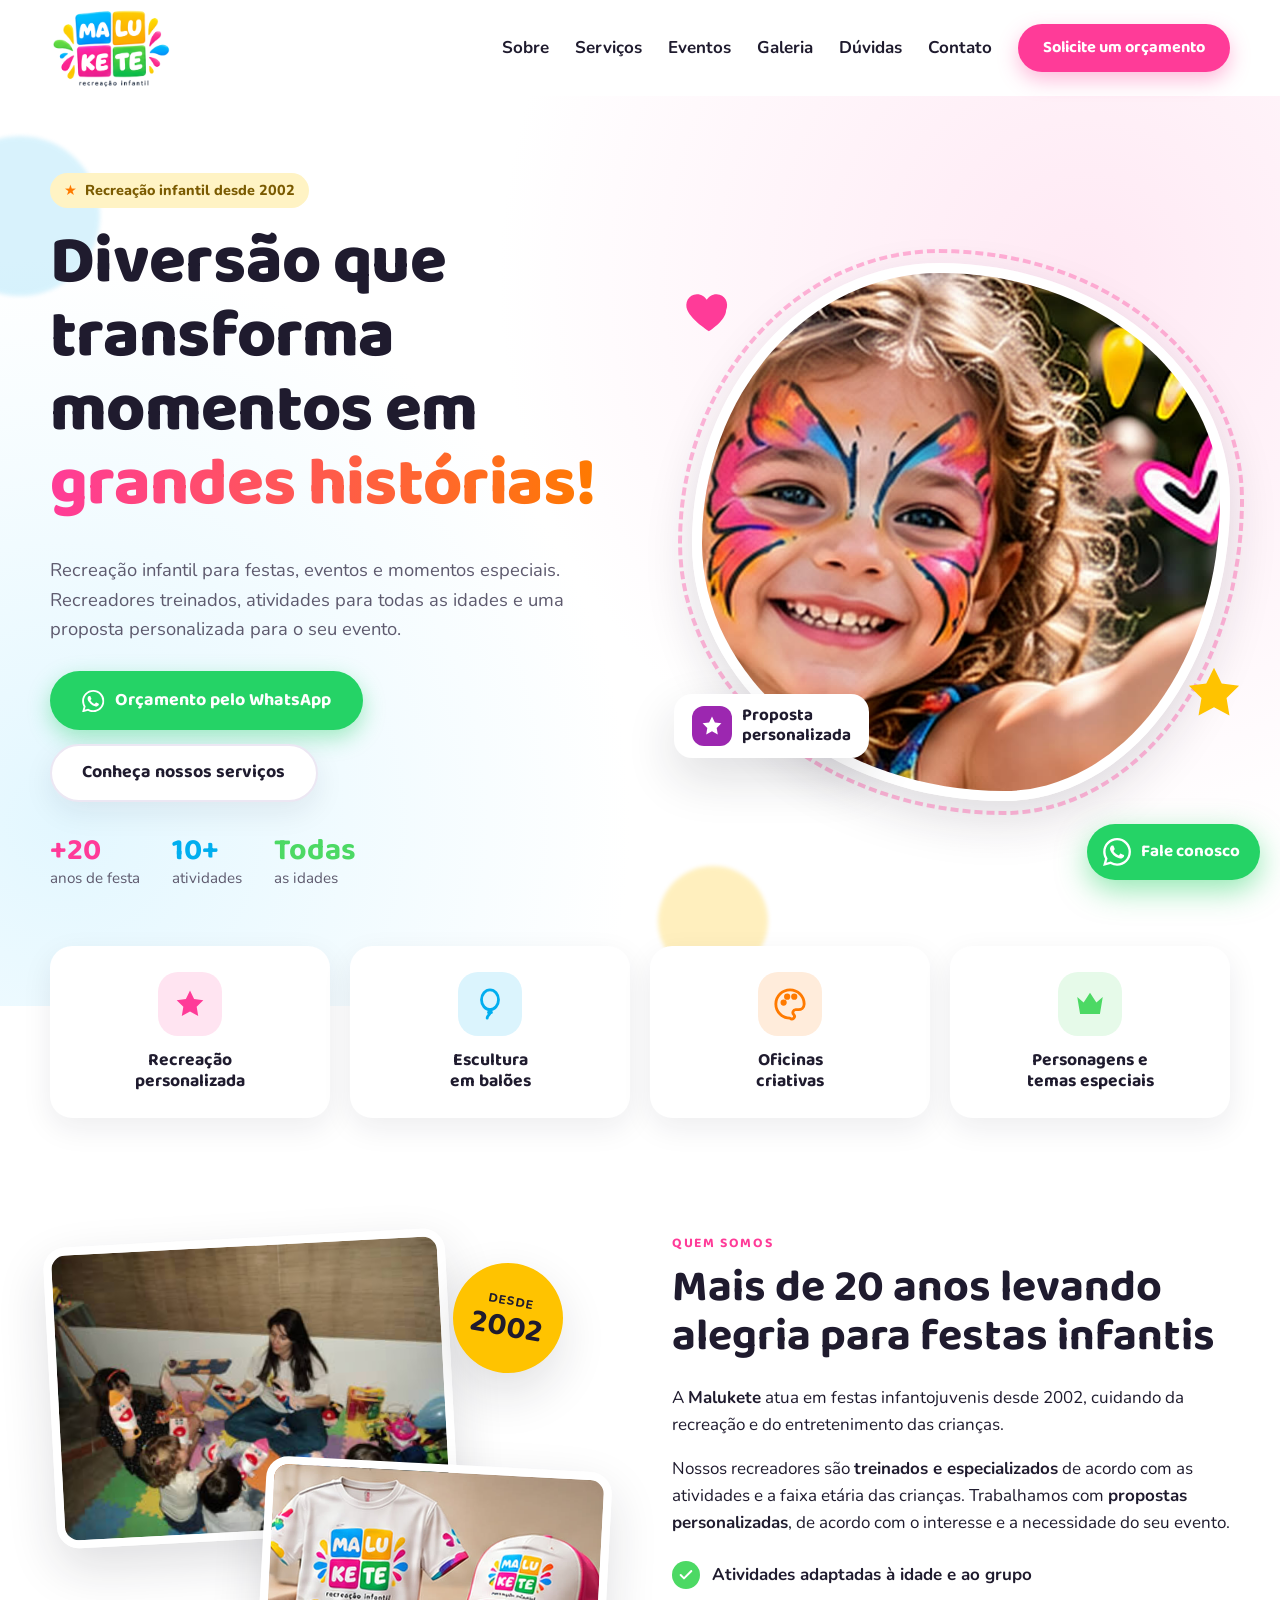
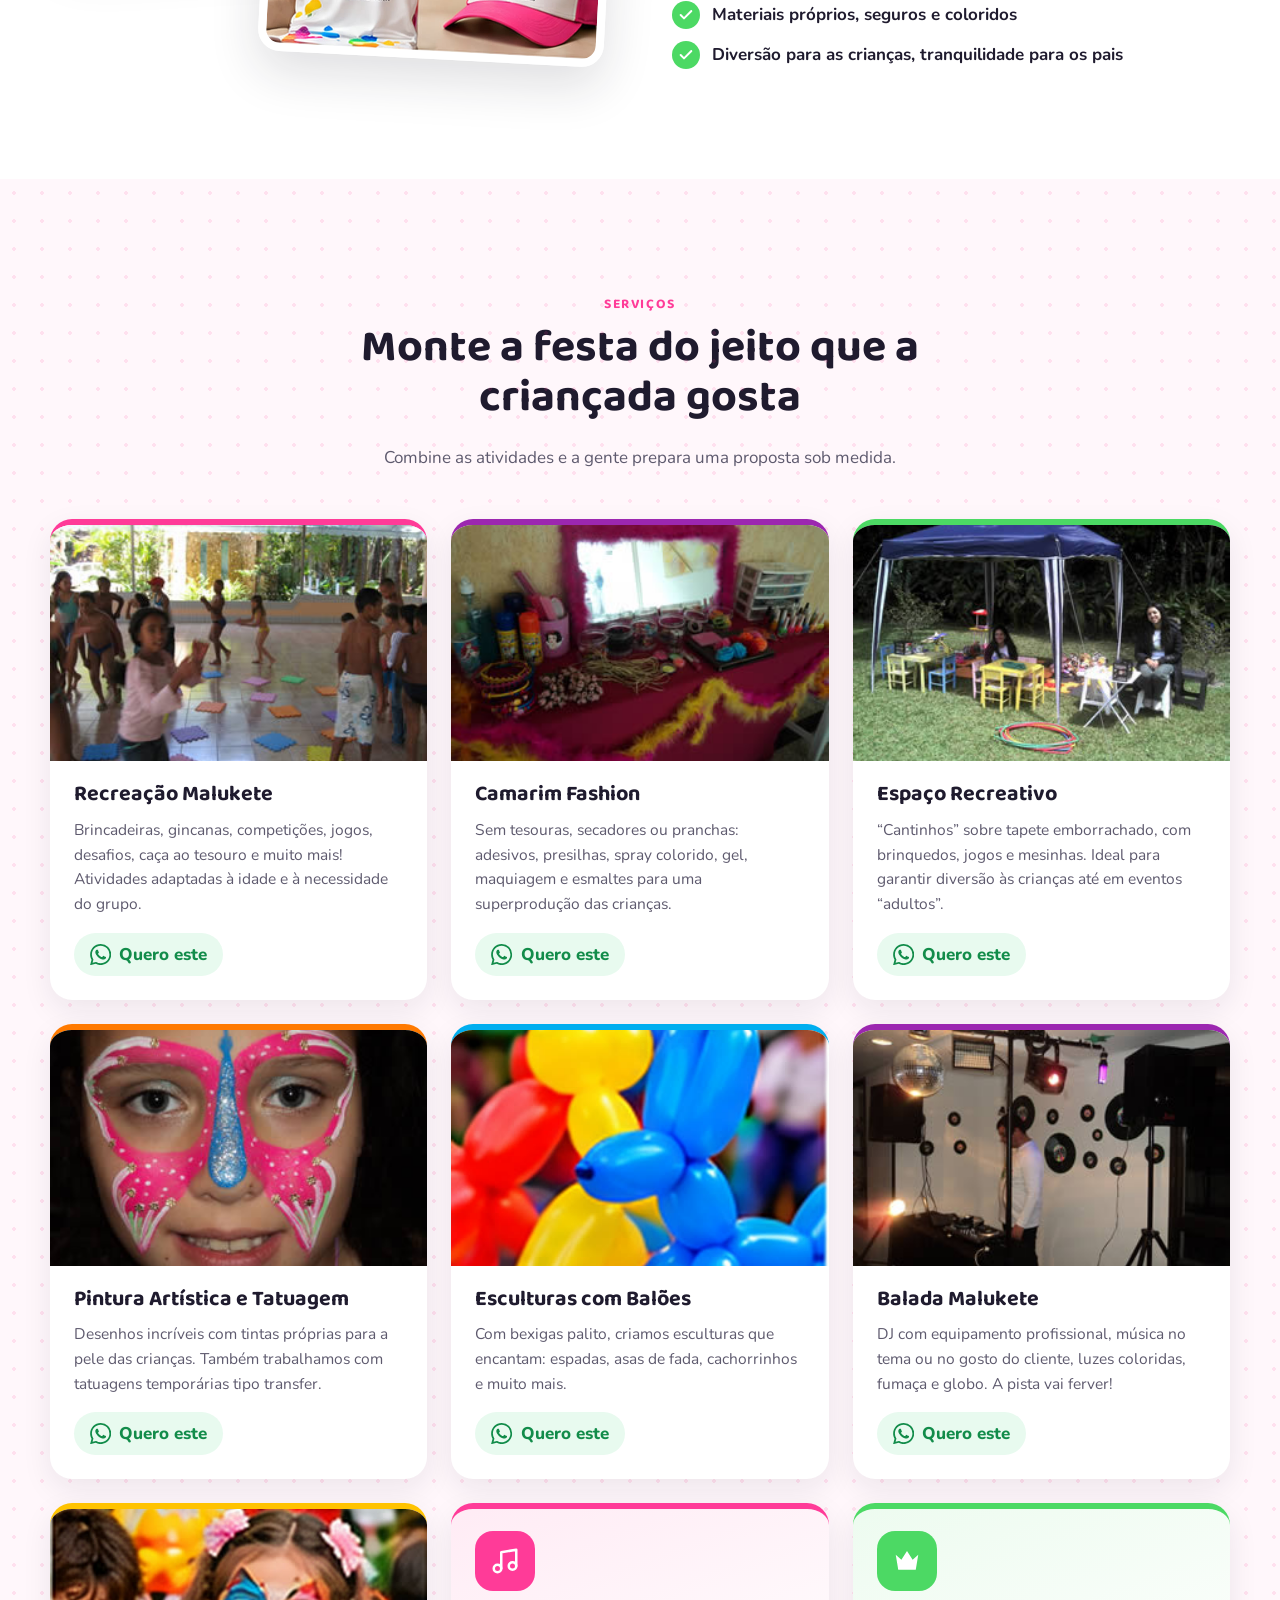
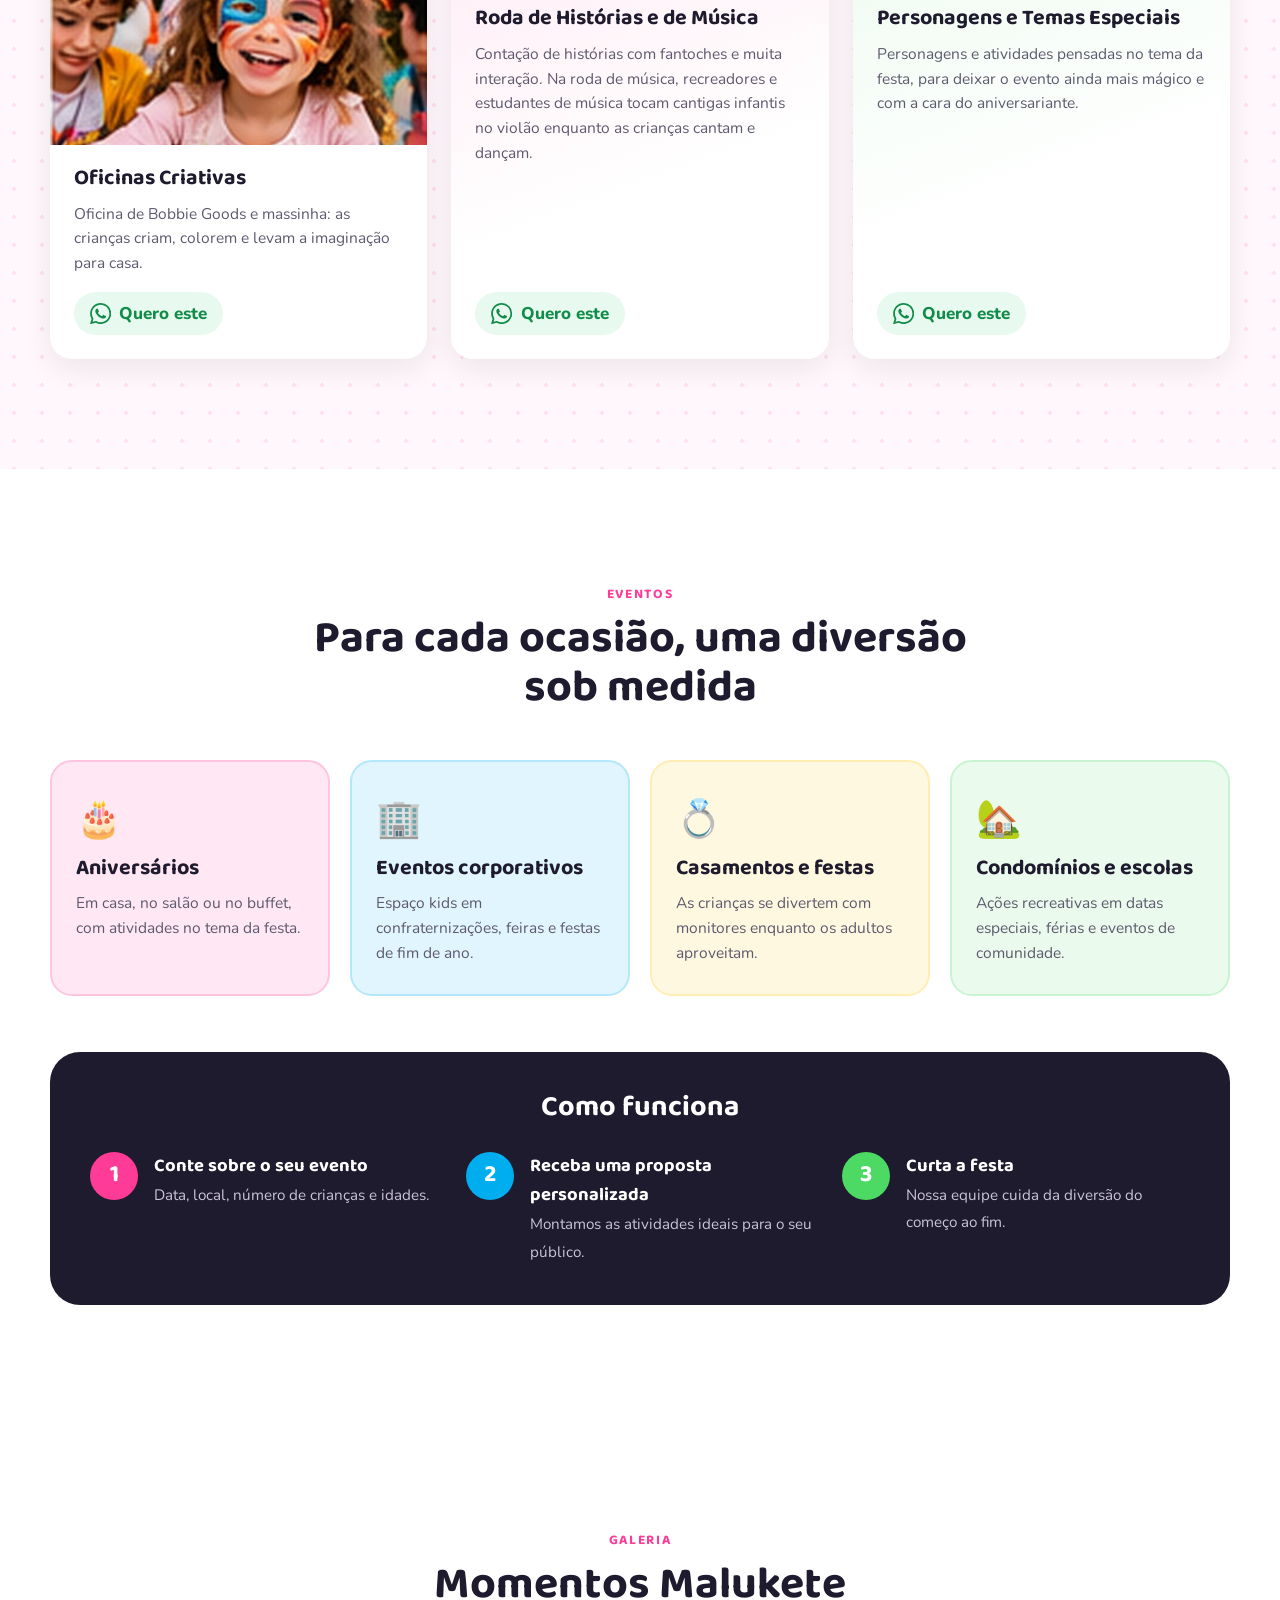
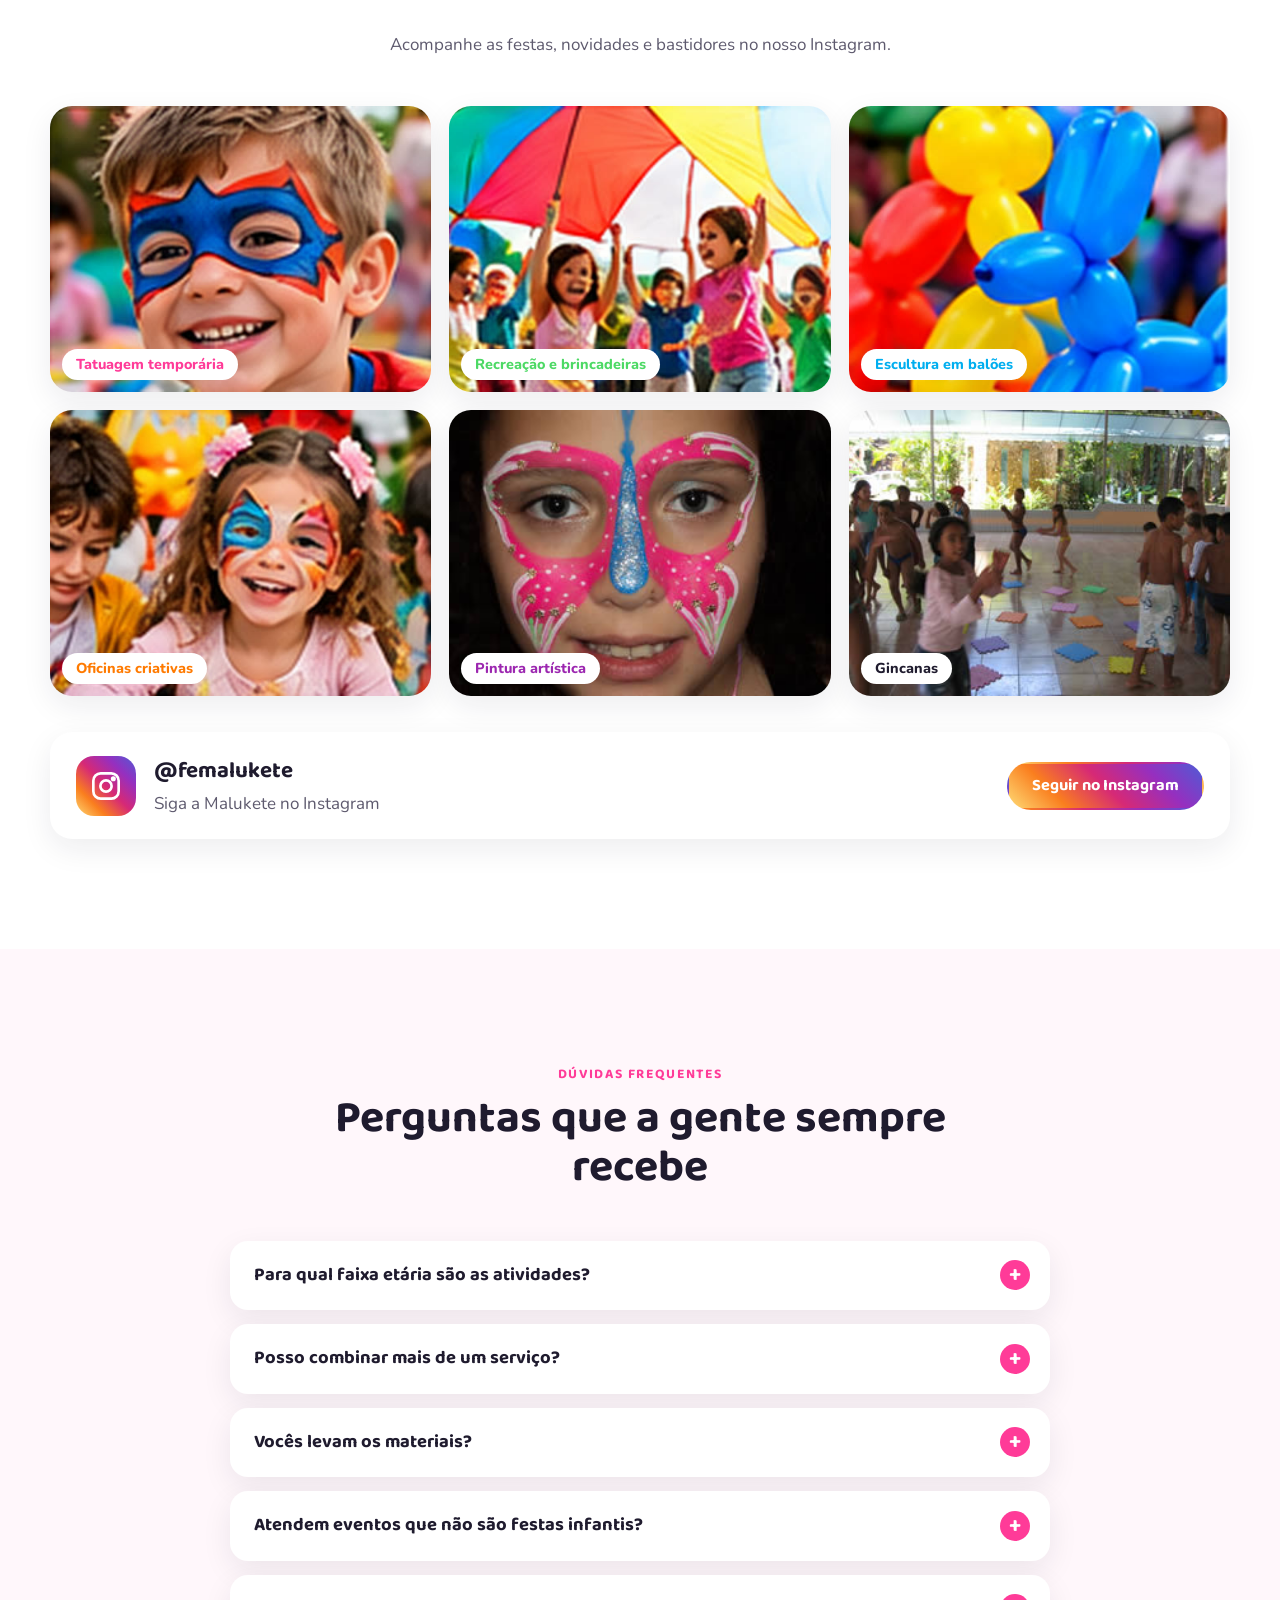
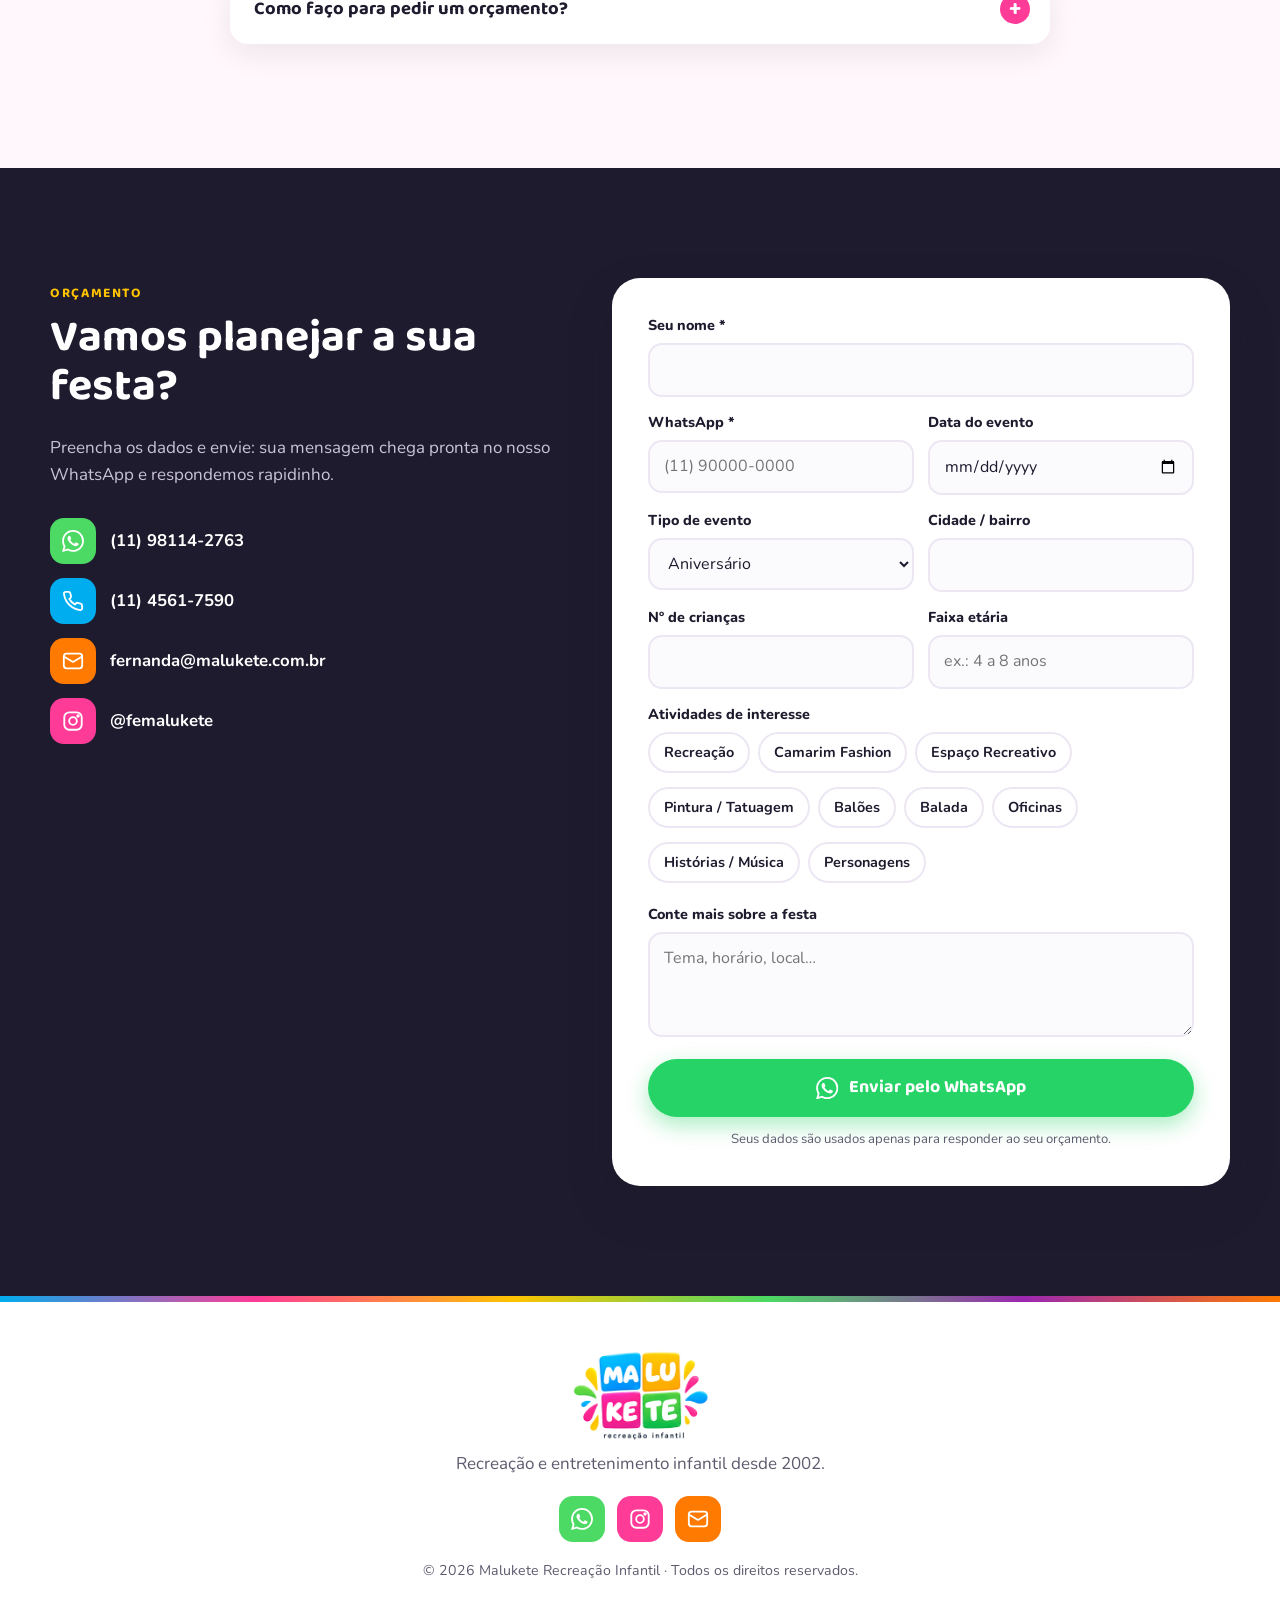
<file: index.html>
<!doctype html>
<html lang="pt-BR">
<head>
  <meta charset="utf-8">
  <meta name="viewport" content="width=device-width, initial-scale=1">
  <title>Malukete Recreação Infantil | Festas e eventos com diversão desde 2002</title>
  <meta name="description" content="Recreação infantil para festas, aniversários e eventos desde 2002: recreadores treinados, pintura artística, esculturas em balões, camarim fashion, balada infantil e muito mais. Peça seu orçamento pelo WhatsApp.">
  <link rel="canonical" href="https://www.malukete.com.br/">
  <meta name="theme-color" content="#FF3B98">

  <meta property="og:type" content="website">
  <meta property="og:locale" content="pt_BR">
  <meta property="og:site_name" content="Malukete Recreação Infantil">
  <meta property="og:title" content="Malukete | Diversão que transforma momentos em grandes histórias!">
  <meta property="og:description" content="Recreação infantil para festas, eventos e momentos especiais. Orçamento rápido pelo WhatsApp.">
  <meta property="og:url" content="https://www.malukete.com.br/">
  <!-- No deploy, o Netlify troca o domínio abaixo pela URL do deploy (ver netlify.toml) -->
  <meta property="og:image" content="https://www.malukete.com.br/assets/img/og.jpg?v=2">
  <meta property="og:image:type" content="image/jpeg">
  <meta property="og:image:width" content="1200">
  <meta property="og:image:height" content="630">
  <meta property="og:image:alt" content="Logo Malukete Recreação Infantil">
  <meta name="twitter:card" content="summary_large_image">
  <meta name="twitter:image" content="https://www.malukete.com.br/assets/img/og.jpg?v=2">

  <link rel="icon" href="assets/img/favicon.svg" type="image/svg+xml">
  <link rel="apple-touch-icon" href="assets/img/logo.png?v=3">

  <link rel="preconnect" href="https://fonts.googleapis.com">
  <link rel="preconnect" href="https://fonts.gstatic.com" crossorigin>
  <link href="https://fonts.googleapis.com/css2?family=Baloo+2:wght@600;700;800&family=Nunito:wght@400;600;700;800&display=swap" rel="stylesheet">
  <script>document.documentElement.classList.add("js")</script>
  <link rel="stylesheet" href="assets/css/styles.css?v=4">

  <script type="application/ld+json">
  {
    "@context": "https://schema.org",
    "@type": "LocalBusiness",
    "name": "Malukete Recreação Infantil",
    "description": "Recreação e entretenimento infantil para festas e eventos desde 2002.",
    "url": "https://www.malukete.com.br/",
    "image": "https://www.malukete.com.br/assets/img/og.jpg",
    "logo": "https://www.malukete.com.br/assets/img/logo.png?v=3",
    "telephone": "+55-11-98114-2763",
    "email": "fernanda@malukete.com.br",
    "foundingDate": "2002",
    "address": { "@type": "PostalAddress", "addressRegion": "SP", "addressCountry": "BR" },
    "sameAs": ["https://www.instagram.com/femalukete/"]
  }
  </script>
</head>
<body>

<svg width="0" height="0" style="position:absolute" aria-hidden="true">
  <symbol id="i-whatsapp" viewBox="0 0 24 24"><path fill="currentColor" d="M17.472 14.382c-.297-.149-1.758-.867-2.03-.967-.273-.099-.471-.148-.67.15-.197.297-.767.966-.94 1.164-.173.199-.347.223-.644.075-.297-.15-1.255-.463-2.39-1.475-.883-.788-1.48-1.761-1.653-2.059-.173-.297-.018-.458.13-.606.134-.133.298-.347.446-.52.149-.174.198-.298.298-.497.099-.198.05-.371-.025-.52-.075-.149-.669-1.612-.916-2.207-.242-.579-.487-.5-.669-.51-.173-.008-.371-.01-.57-.01-.198 0-.52.074-.792.372-.272.297-1.04 1.016-1.04 2.479 0 1.462 1.065 2.875 1.213 3.074.149.198 2.096 3.2 5.077 4.487.709.306 1.262.489 1.694.625.712.227 1.36.195 1.871.118.571-.085 1.758-.719 2.006-1.413.248-.694.248-1.289.173-1.413-.074-.124-.272-.198-.57-.347m-5.421 7.403h-.004a9.87 9.87 0 0 1-5.031-1.378l-.361-.214-3.741.982.998-3.648-.235-.374a9.86 9.86 0 0 1-1.51-5.26c.001-5.45 4.436-9.884 9.888-9.884 2.64 0 5.122 1.03 6.988 2.898a9.825 9.825 0 0 1 2.893 6.994c-.003 5.45-4.437 9.884-9.885 9.884m8.413-18.297A11.815 11.815 0 0 0 12.05 0C5.495 0 .16 5.335.157 11.892c0 2.096.547 4.142 1.588 5.945L.057 24l6.305-1.654a11.882 11.882 0 0 0 5.683 1.448h.005c6.554 0 11.89-5.335 11.893-11.893a11.821 11.821 0 0 0-3.48-8.413Z"/></symbol>
  <symbol id="i-instagram" viewBox="0 0 24 24" fill="none" stroke="currentColor" stroke-width="2" stroke-linecap="round" stroke-linejoin="round"><rect x="2.5" y="2.5" width="19" height="19" rx="5.5"/><circle cx="12" cy="12" r="4.2"/><circle cx="17.5" cy="6.5" r=".9" fill="currentColor"/></symbol>
  <symbol id="i-phone" viewBox="0 0 24 24" fill="none" stroke="currentColor" stroke-width="2" stroke-linecap="round" stroke-linejoin="round"><path d="M22 16.9v3a2 2 0 0 1-2.2 2 19.8 19.8 0 0 1-8.6-3.1 19.5 19.5 0 0 1-6-6A19.8 19.8 0 0 1 2.1 4.2 2 2 0 0 1 4.1 2h3a2 2 0 0 1 2 1.7c.1.9.4 1.8.7 2.7a2 2 0 0 1-.5 2.1L8 9.8a16 16 0 0 0 6 6l1.3-1.3a2 2 0 0 1 2.1-.4c.9.3 1.8.6 2.7.7a2 2 0 0 1 1.7 2Z"/></symbol>
  <symbol id="i-mail" viewBox="0 0 24 24" fill="none" stroke="currentColor" stroke-width="2" stroke-linecap="round" stroke-linejoin="round"><rect x="2" y="4" width="20" height="16" rx="3"/><path d="m22 7-10 6L2 7"/></symbol>
  <symbol id="i-star" viewBox="0 0 24 24"><path fill="currentColor" d="M12 2.5l2.9 5.9 6.5.9-4.7 4.6 1.1 6.5L12 17.3l-5.8 3.1 1.1-6.5L2.6 9.3l6.5-.9z"/></symbol>
  <symbol id="i-heart" viewBox="0 0 24 24"><path fill="currentColor" d="M12 21s-7.5-4.6-9.6-9.3C1 8.4 2.9 4.5 6.6 4.5c2.2 0 3.6 1.2 4.4 2.5.8-1.3 2.2-2.5 4.4-2.5 3.7 0 5.6 3.9 4.2 7.2C19.5 16.4 12 21 12 21z"/></symbol>
  <symbol id="i-balloon" viewBox="0 0 24 24" fill="none" stroke="currentColor" stroke-width="2" stroke-linecap="round" stroke-linejoin="round"><path d="M12 16c3.3 0 6-3.1 6-7s-2.7-7-6-7-6 3.1-6 7 2.7 7 6 7Z"/><path d="M12 16l-1 2h2l-1-2Zm0 2c0 2-2 2-2 4"/></symbol>
  <symbol id="i-palette" viewBox="0 0 24 24" fill="none" stroke="currentColor" stroke-width="2" stroke-linecap="round" stroke-linejoin="round"><path d="M12 22a10 10 0 1 1 10-10c0 2.8-2.2 4-4 4h-2a2 2 0 0 0-1.4 3.4A1.5 1.5 0 0 1 12 22Z"/><circle cx="7.5" cy="11" r="1.2" fill="currentColor"/><circle cx="10" cy="6.8" r="1.2" fill="currentColor"/><circle cx="15" cy="6.8" r="1.2" fill="currentColor"/></symbol>
  <symbol id="i-crown" viewBox="0 0 24 24"><path fill="currentColor" d="M3 7l4.5 4L12 4l4.5 7L21 7l-2 12H5L3 7z"/></symbol>
  <symbol id="i-music" viewBox="0 0 24 24" fill="none" stroke="currentColor" stroke-width="2" stroke-linecap="round" stroke-linejoin="round"><path d="M9 18V5l12-2v13"/><circle cx="6" cy="18" r="3"/><circle cx="18" cy="16" r="3"/></symbol>
  <symbol id="i-check" viewBox="0 0 24 24" fill="none" stroke="currentColor" stroke-width="3" stroke-linecap="round" stroke-linejoin="round"><path d="M20 6 9 17l-5-5"/></symbol>
  <symbol id="i-menu" viewBox="0 0 24 24" fill="none" stroke="currentColor" stroke-width="2.5" stroke-linecap="round"><path d="M4 7h16M4 12h16M4 17h16"/></symbol>
  <symbol id="i-close" viewBox="0 0 24 24" fill="none" stroke="currentColor" stroke-width="2.5" stroke-linecap="round"><path d="M6 6l12 12M18 6 6 18"/></symbol>
</svg>

<!-- Faixa promocional: some sozinha após a data em data-until -->
<div class="promo-bar" data-until="2026-10-12T23:59:59-03:00">
  <span>🎈 <strong>Dia das Crianças 12/10</strong> · Ações de recreação 3 horas por <strong>R$ 1.490</strong></span>
  <a href="dia-das-criancas/">Ver pacote</a>
</div>

<header class="header" id="topo">
  <div class="container header__inner">
    <a href="#topo" class="header__logo" aria-label="Malukete Recreação Infantil, início">
      <img src="assets/img/logo.png?v=3" alt="Malukete Recreação Infantil" width="640" height="413">
    </a>
    <nav class="nav" id="nav" aria-label="Principal">
      <a href="#sobre">Sobre</a>
      <a href="#servicos">Serviços</a>
      <a href="#eventos">Eventos</a>
      <a href="#galeria">Galeria</a>
      <a href="#duvidas">Dúvidas</a>
      <a href="#contato">Contato</a>
      <a href="#orcamento" class="btn btn--pink nav__cta">Solicite um orçamento</a>
    </nav>
    <button class="nav-toggle" aria-controls="nav" aria-expanded="false" aria-label="Abrir menu">
      <svg class="ic"><use href="#i-menu"/></svg>
    </button>
  </div>
</header>

<main>

  <!-- HERO -->
  <section class="hero">
    <div class="blob blob--blue"></div><div class="blob blob--yellow"></div>
    <div class="container hero__grid">
      <div class="hero__text reveal">
        <span class="tag">Recreação infantil desde 2002</span>
        <h1>Diversão que transforma momentos em <span class="hl">grandes histórias!</span></h1>
        <p class="lead">Recreação infantil para festas, eventos e momentos especiais. Recreadores treinados, atividades para todas as idades e uma proposta personalizada para o seu evento.</p>
        <div class="hero__ctas">
          <a class="btn btn--wa btn--lg" data-wa="Olá! Vim pelo site e gostaria de um orçamento para recreação infantil." href="https://wa.me/5511981142763" target="_blank" rel="noopener">
            <svg class="ic"><use href="#i-whatsapp"/></svg> Orçamento pelo WhatsApp
          </a>
          <a class="btn btn--ghost btn--lg" href="#servicos">Conheça nossos serviços</a>
        </div>
        <ul class="hero__proof">
          <li><strong>+20</strong> anos de festa</li>
          <li><strong>10+</strong> atividades</li>
          <li><strong>Todas</strong> as idades</li>
        </ul>
      </div>
      <div class="hero__media reveal">
        <div class="hero__photo"><img src="assets/img/hero.jpg" alt="Menina sorrindo com pintura artística de borboleta no rosto" width="840" height="684" fetchpriority="high"></div>
        <svg class="deco deco--heart"><use href="#i-heart"/></svg>
        <svg class="deco deco--star"><use href="#i-star"/></svg>
        <div class="hero__badge"><svg class="ic"><use href="#i-star"/></svg><span>Proposta<br>personalizada</span></div>
      </div>
    </div>
  </section>

  <!-- DESTAQUES -->
  <section class="highlights">
    <div class="container highlights__grid">
      <a href="#servicos" class="hl-card reveal"><span class="hl-card__ic c-pink"><svg><use href="#i-star"/></svg></span>Recreação<br>personalizada</a>
      <a href="#servicos" class="hl-card reveal"><span class="hl-card__ic c-blue"><svg><use href="#i-balloon"/></svg></span>Escultura<br>em balões</a>
      <a href="#servicos" class="hl-card reveal"><span class="hl-card__ic c-orange"><svg><use href="#i-palette"/></svg></span>Oficinas<br>criativas</a>
      <a href="#servicos" class="hl-card reveal"><span class="hl-card__ic c-green"><svg><use href="#i-crown"/></svg></span>Personagens e<br>temas especiais</a>
    </div>
  </section>

  <!-- SOBRE -->
  <section class="section about" id="sobre">
    <div class="container about__grid">
      <div class="about__media reveal">
        <img class="about__img about__img--a" src="assets/img/historias.jpg" alt="Recreadora contando histórias para crianças sentadas no tapete" loading="lazy" width="300" height="225">
        <img class="about__img about__img--b" src="assets/img/uniforme.jpg" alt="Camiseta e boné com a marca Malukete" loading="lazy" width="644" height="344">
        <div class="about__stamp"><strong>2002</strong><span>desde</span></div>
      </div>
      <div class="reveal">
        <span class="eyebrow">Quem somos</span>
        <h2>Mais de 20 anos levando alegria para festas infantis</h2>
        <p>A <strong>Malukete</strong> atua em festas infantojuvenis desde 2002, cuidando da recreação e do entretenimento das crianças.</p>
        <p>Nossos recreadores são <strong>treinados e especializados</strong> de acordo com as atividades e a faixa etária das crianças. Trabalhamos com <strong>propostas personalizadas</strong>, de acordo com o interesse e a necessidade do seu evento.</p>
        <ul class="checks">
          <li><svg><use href="#i-check"/></svg>Atividades adaptadas à idade e ao grupo</li>
          <li><svg><use href="#i-check"/></svg>Materiais próprios, seguros e coloridos</li>
          <li><svg><use href="#i-check"/></svg>Diversão para as crianças, tranquilidade para os pais</li>
        </ul>
      </div>
    </div>
  </section>

  <!-- SERVIÇOS -->
  <section class="section services" id="servicos">
    <div class="container">
      <div class="section__head reveal">
        <span class="eyebrow">Serviços</span>
        <h2>Monte a festa do jeito que a criançada gosta</h2>
        <p>Combine as atividades e a gente prepara uma proposta sob medida.</p>
      </div>
      <div class="services__grid">
        <article class="svc reveal" style="--c:var(--pink)">
          <img src="assets/img/recreacao.jpg" alt="Crianças brincando em gincana" loading="lazy" width="300" height="225">
          <div class="svc__body">
            <h3>Recreação Malukete</h3>
            <p>Brincadeiras, gincanas, competições, jogos, desafios, caça ao tesouro e muito mais! Atividades adaptadas à idade e à necessidade do grupo.</p>
            <a class="svc__link" data-wa-service="Recreação Malukete" href="https://wa.me/5511981142763" target="_blank" rel="noopener"><svg class="ic"><use href="#i-whatsapp"/></svg>Quero este</a>
          </div>
        </article>
        <article class="svc reveal" style="--c:var(--purple)">
          <img src="assets/img/camarim.jpg" alt="Bancada do Camarim Fashion com maquiagens e acessórios" loading="lazy" width="300" height="225">
          <div class="svc__body">
            <h3>Camarim Fashion</h3>
            <p>Sem tesouras, secadores ou pranchas: adesivos, presilhas, spray colorido, gel, maquiagem e esmaltes para uma superprodução das crianças.</p>
            <a class="svc__link" data-wa-service="Camarim Fashion" href="https://wa.me/5511981142763" target="_blank" rel="noopener"><svg class="ic"><use href="#i-whatsapp"/></svg>Quero este</a>
          </div>
        </article>
        <article class="svc reveal" style="--c:var(--green)">
          <img src="assets/img/espaco.jpg" alt="Espaço recreativo montado com mesinhas e brinquedos ao ar livre" loading="lazy" width="300" height="225">
          <div class="svc__body">
            <h3>Espaço Recreativo</h3>
            <p>“Cantinhos” sobre tapete emborrachado, com brinquedos, jogos e mesinhas. Ideal para garantir diversão às crianças até em eventos “adultos”.</p>
            <a class="svc__link" data-wa-service="Espaço Recreativo" href="https://wa.me/5511981142763" target="_blank" rel="noopener"><svg class="ic"><use href="#i-whatsapp"/></svg>Quero este</a>
          </div>
        </article>
        <article class="svc reveal" style="--c:var(--orange)">
          <img src="assets/img/pintura.jpg" alt="Menina com pintura facial de borboleta rosa" loading="lazy" width="300" height="225">
          <div class="svc__body">
            <h3>Pintura Artística e Tatuagem</h3>
            <p>Desenhos incríveis com tintas próprias para a pele das crianças. Também trabalhamos com tatuagens temporárias tipo transfer.</p>
            <a class="svc__link" data-wa-service="Pintura Artística e Tatuagem Temporária" href="https://wa.me/5511981142763" target="_blank" rel="noopener"><svg class="ic"><use href="#i-whatsapp"/></svg>Quero este</a>
          </div>
        </article>
        <article class="svc reveal" style="--c:var(--blue)">
          <img src="assets/img/baloes.jpg" alt="Esculturas de balões coloridos em formato de cachorrinho" loading="lazy" width="480" height="363">
          <div class="svc__body">
            <h3>Esculturas com Balões</h3>
            <p>Com bexigas palito, criamos esculturas que encantam: espadas, asas de fada, cachorrinhos e muito mais.</p>
            <a class="svc__link" data-wa-service="Esculturas com Balões" href="https://wa.me/5511981142763" target="_blank" rel="noopener"><svg class="ic"><use href="#i-whatsapp"/></svg>Quero este</a>
          </div>
        </article>
        <article class="svc reveal" style="--c:var(--purple)">
          <img src="assets/img/balada.jpg" alt="DJ com equipamento de som, luzes e globo espelhado" loading="lazy" width="300" height="225">
          <div class="svc__body">
            <h3>Balada Malukete</h3>
            <p>DJ com equipamento profissional, música no tema ou no gosto do cliente, luzes coloridas, fumaça e globo. A pista vai ferver!</p>
            <a class="svc__link" data-wa-service="Balada Malukete" href="https://wa.me/5511981142763" target="_blank" rel="noopener"><svg class="ic"><use href="#i-whatsapp"/></svg>Quero este</a>
          </div>
        </article>
        <article class="svc reveal" style="--c:var(--yellow)">
          <img src="assets/img/oficinas.jpg" alt="Crianças sorridentes em oficina criativa" loading="lazy" width="480" height="340">
          <div class="svc__body">
            <h3>Oficinas Criativas</h3>
            <p>Oficina de Bobbie Goods e massinha: as crianças criam, colorem e levam a imaginação para casa.</p>
            <a class="svc__link" data-wa-service="Oficinas Criativas (Bobbie Goods e Massinha)" href="https://wa.me/5511981142763" target="_blank" rel="noopener"><svg class="ic"><use href="#i-whatsapp"/></svg>Quero este</a>
          </div>
        </article>
        <article class="svc svc--text reveal" style="--c:var(--pink)">
          <div class="svc__body">
            <span class="svc__ic"><svg><use href="#i-music"/></svg></span>
            <h3>Roda de Histórias e de Música</h3>
            <p>Contação de histórias com fantoches e muita interação. Na roda de música, recreadores e estudantes de música tocam cantigas infantis no violão enquanto as crianças cantam e dançam.</p>
            <a class="svc__link" data-wa-service="Roda de Histórias / Roda de Música" href="https://wa.me/5511981142763" target="_blank" rel="noopener"><svg class="ic"><use href="#i-whatsapp"/></svg>Quero este</a>
          </div>
        </article>
        <article class="svc svc--text reveal" style="--c:var(--green)">
          <div class="svc__body">
            <span class="svc__ic"><svg><use href="#i-crown"/></svg></span>
            <h3>Personagens e Temas Especiais</h3>
            <p>Personagens e atividades pensadas no tema da festa, para deixar o evento ainda mais mágico e com a cara do aniversariante.</p>
            <a class="svc__link" data-wa-service="Personagens e Temas Especiais" href="https://wa.me/5511981142763" target="_blank" rel="noopener"><svg class="ic"><use href="#i-whatsapp"/></svg>Quero este</a>
          </div>
        </article>
      </div>
    </div>
  </section>

  <!-- EVENTOS -->
  <section class="section events" id="eventos">
    <div class="container">
      <div class="section__head reveal">
        <span class="eyebrow">Eventos</span>
        <h2>Para cada ocasião, uma diversão sob medida</h2>
      </div>
      <div class="events__grid">
        <div class="ev reveal" style="--c:var(--pink)"><span>🎂</span><h3>Aniversários</h3><p>Em casa, no salão ou no buffet, com atividades no tema da festa.</p></div>
        <div class="ev reveal" style="--c:var(--blue)"><span>🏢</span><h3>Eventos corporativos</h3><p>Espaço kids em confraternizações, feiras e festas de fim de ano.</p></div>
        <div class="ev reveal" style="--c:var(--yellow)"><span>💍</span><h3>Casamentos e festas</h3><p>As crianças se divertem com monitores enquanto os adultos aproveitam.</p></div>
        <div class="ev reveal" style="--c:var(--green)"><span>🏡</span><h3>Condomínios e escolas</h3><p>Ações recreativas em datas especiais, férias e eventos de comunidade.</p></div>
      </div>

      <div class="steps reveal">
        <h3 class="steps__title">Como funciona</h3>
        <ol>
          <li><b>1</b><div><strong>Conte sobre o seu evento</strong><span>Data, local, número de crianças e idades.</span></div></li>
          <li><b>2</b><div><strong>Receba uma proposta personalizada</strong><span>Montamos as atividades ideais para o seu público.</span></div></li>
          <li><b>3</b><div><strong>Curta a festa</strong><span>Nossa equipe cuida da diversão do começo ao fim.</span></div></li>
        </ol>
      </div>
    </div>
  </section>

  <!-- PROMO DIA DAS CRIANÇAS -->
  <section class="section promo" id="dia-das-criancas" data-until="2026-10-12T23:59:59-03:00">
    <div class="container promo__grid">
      <div class="reveal">
        <span class="eyebrow eyebrow--light">Pacote especial</span>
        <h2>Dia das Crianças<br><span>12 de outubro</span></h2>
        <p>Ações de recreação com 3 horas de duração, incluindo:</p>
        <ul class="promo__list">
          <li>🎨 Tatuagem temporária</li>
          <li>🎈 Escultura em balões</li>
          <li>🖍️ Oficina de Bobbie Goods e massinha</li>
          <li>⭐ Personagem</li>
        </ul>
        <div class="promo__price"><small>Investimento</small><strong>R$ 1.490</strong><span>3 horas</span></div>
        <a class="btn btn--wa btn--lg" data-wa="Olá! Quero reservar o pacote de Dia das Crianças (3 horas, R$ 1.490)." href="https://wa.me/5511981142763" target="_blank" rel="noopener"><svg class="ic"><use href="#i-whatsapp"/></svg> Reservar minha data</a>
      </div>
      <img class="promo__flyer reveal" src="assets/img/flyer-dia-das-criancas.jpg" alt="Flyer do pacote de Dia das Crianças da Malukete" loading="lazy" width="500" height="640">
    </div>
  </section>

  <!-- GALERIA + INSTAGRAM -->
  <section class="section gallery" id="galeria">
    <div class="container">
      <div class="section__head reveal">
        <span class="eyebrow">Galeria</span>
        <h2>Momentos Malukete</h2>
        <p>Acompanhe as festas, novidades e bastidores no nosso Instagram.</p>
      </div>
      <div class="gallery__grid">
        <figure class="reveal"><img src="assets/img/tatuagem.jpg" alt="Menino com pintura de super-herói no rosto" loading="lazy"><figcaption>Tatuagem temporária</figcaption></figure>
        <figure class="reveal"><img src="assets/img/brincadeiras.jpg" alt="Crianças brincando com paraquedas colorido no parque" loading="lazy"><figcaption>Recreação e brincadeiras</figcaption></figure>
        <figure class="reveal"><img src="assets/img/baloes.jpg" alt="Esculturas de balões coloridos" loading="lazy"><figcaption>Escultura em balões</figcaption></figure>
        <figure class="reveal"><img src="assets/img/oficinas.jpg" alt="Crianças em oficina criativa" loading="lazy"><figcaption>Oficinas criativas</figcaption></figure>
        <figure class="reveal"><img src="assets/img/pintura.jpg" alt="Pintura artística de borboleta" loading="lazy"><figcaption>Pintura artística</figcaption></figure>
        <figure class="reveal"><img src="assets/img/recreacao.jpg" alt="Gincana com crianças" loading="lazy"><figcaption>Gincanas</figcaption></figure>
      </div>
      <div class="insta reveal">
        <div class="insta__icon"><svg><use href="#i-instagram"/></svg></div>
        <div><strong>@femalukete</strong><span>Siga a Malukete no Instagram</span></div>
        <a class="btn btn--insta" href="https://www.instagram.com/femalukete/" target="_blank" rel="noopener">Seguir no Instagram</a>
      </div>
    </div>
  </section>

  <!-- FAQ -->
  <section class="section faq" id="duvidas">
    <div class="container container--narrow">
      <div class="section__head reveal">
        <span class="eyebrow">Dúvidas frequentes</span>
        <h2>Perguntas que a gente sempre recebe</h2>
      </div>
      <details class="reveal"><summary>Para qual faixa etária são as atividades?</summary><p>Crianças de qualquer idade conseguem participar. Nossos recreadores adaptam as brincadeiras de acordo com a idade e a necessidade do grupo.</p></details>
      <details class="reveal"><summary>Posso combinar mais de um serviço?</summary><p>Sim! Trabalhamos com propostas personalizadas: você pode combinar recreação, pintura, balões, camarim, balada e muito mais.</p></details>
      <details class="reveal"><summary>Vocês levam os materiais?</summary><p>Sim. A equipe chega com os materiais e acessórios de cada atividade, como tintas próprias para pele, balões, brinquedos e tapete emborrachado no espaço recreativo.</p></details>
      <details class="reveal"><summary>Atendem eventos que não são festas infantis?</summary><p>Sim. Montamos espaço recreativo com monitores em casamentos, confraternizações e eventos corporativos, garantindo diversão para as crianças mesmo em um evento “adulto”.</p></details>
      <details class="reveal"><summary>Como faço para pedir um orçamento?</summary><p>É só preencher o formulário abaixo ou chamar a gente direto no WhatsApp <a href="https://wa.me/5511981142763" target="_blank" rel="noopener">(11) 98114-2763</a>.</p></details>
    </div>
  </section>

  <!-- ORÇAMENTO -->
  <section class="section quote" id="orcamento">
    <div class="container quote__grid">
      <div class="quote__intro reveal">
        <span class="eyebrow eyebrow--light">Orçamento</span>
        <h2>Vamos planejar a sua festa?</h2>
        <p>Preencha os dados e envie: sua mensagem chega pronta no nosso WhatsApp e respondemos rapidinho.</p>
        <ul class="contact-list" id="contato">
          <li><a href="https://wa.me/5511981142763" target="_blank" rel="noopener"><span class="c-green"><svg><use href="#i-whatsapp"/></svg></span>(11) 98114-2763</a></li>
          <li><a href="tel:+551145617590"><span class="c-blue"><svg><use href="#i-phone"/></svg></span>(11) 4561-7590</a></li>
          <li><a href="mailto:fernanda@malukete.com.br"><span class="c-orange"><svg><use href="#i-mail"/></svg></span>fernanda@malukete.com.br</a></li>
          <li><a href="https://www.instagram.com/femalukete/" target="_blank" rel="noopener"><span class="c-pink"><svg><use href="#i-instagram"/></svg></span>@femalukete</a></li>
        </ul>
      </div>

      <form class="quote__form reveal" name="orcamento" method="POST" data-netlify="true" netlify-honeypot="empresa" id="quote-form" data-wa-form="Olá, Malukete! Gostaria de um orçamento 🎉">
        <input type="hidden" name="form-name" value="orcamento">
        <input type="hidden" name="origem">
        <p class="hidden"><label>Não preencha: <input name="empresa"></label></p>
        <div class="field"><label for="f-nome">Seu nome *</label><input id="f-nome" name="nome" required autocomplete="name"></div>
        <div class="row">
          <div class="field"><label for="f-tel">WhatsApp *</label><input id="f-tel" name="telefone" type="tel" required autocomplete="tel" placeholder="(11) 90000-0000"></div>
          <div class="field"><label for="f-data">Data do evento</label><input id="f-data" name="data" type="date"></div>
        </div>
        <div class="row">
          <div class="field"><label for="f-tipo">Tipo de evento</label>
            <select id="f-tipo" name="tipo">
              <option>Aniversário</option><option>Dia das Crianças</option><option>Evento corporativo</option><option>Casamento / festa</option><option>Condomínio / escola</option><option>Outro</option>
            </select>
          </div>
          <div class="field"><label for="f-cidade">Cidade / bairro</label><input id="f-cidade" name="cidade"></div>
        </div>
        <div class="row">
          <div class="field"><label for="f-qtd">Nº de crianças</label><input id="f-qtd" name="criancas" type="number" min="1" inputmode="numeric"></div>
          <div class="field"><label for="f-idade">Faixa etária</label><input id="f-idade" name="idades" placeholder="ex.: 4 a 8 anos"></div>
        </div>
        <fieldset class="field">
          <legend>Atividades de interesse</legend>
          <div class="chips">
            <label><input type="checkbox" name="servicos" value="Recreação"><span>Recreação</span></label>
            <label><input type="checkbox" name="servicos" value="Camarim Fashion"><span>Camarim Fashion</span></label>
            <label><input type="checkbox" name="servicos" value="Espaço Recreativo"><span>Espaço Recreativo</span></label>
            <label><input type="checkbox" name="servicos" value="Pintura / Tatuagem"><span>Pintura / Tatuagem</span></label>
            <label><input type="checkbox" name="servicos" value="Balões"><span>Balões</span></label>
            <label><input type="checkbox" name="servicos" value="Balada"><span>Balada</span></label>
            <label><input type="checkbox" name="servicos" value="Oficinas"><span>Oficinas</span></label>
            <label><input type="checkbox" name="servicos" value="Histórias / Música"><span>Histórias / Música</span></label>
            <label><input type="checkbox" name="servicos" value="Personagens"><span>Personagens</span></label>
          </div>
        </fieldset>
        <div class="field"><label for="f-msg">Conte mais sobre a festa</label><textarea id="f-msg" name="mensagem" rows="3" placeholder="Tema, horário, local…"></textarea></div>
        <button class="btn btn--wa btn--lg btn--block" type="submit"><svg class="ic"><use href="#i-whatsapp"/></svg> Enviar pelo WhatsApp</button>
        <p class="form__note">Seus dados são usados apenas para responder ao seu orçamento.</p>
      </form>
    </div>
  </section>

</main>

<footer class="footer">
  <div class="container footer__grid">
    <img src="assets/img/logo.png?v=3" alt="Malukete Recreação Infantil" class="footer__logo" loading="lazy" width="640" height="413">
    <p>Recreação e entretenimento infantil desde 2002.</p>
    <div class="footer__social">
      <a href="https://wa.me/5511981142763" target="_blank" rel="noopener" aria-label="WhatsApp" class="c-green"><svg><use href="#i-whatsapp"/></svg></a>
      <a href="https://www.instagram.com/femalukete/" target="_blank" rel="noopener" aria-label="Instagram" class="c-pink"><svg><use href="#i-instagram"/></svg></a>
      <a href="mailto:fernanda@malukete.com.br" aria-label="E-mail" class="c-orange"><svg><use href="#i-mail"/></svg></a>
    </div>
    <small>© <span id="year">2026</span> Malukete Recreação Infantil · Todos os direitos reservados.</small>
  </div>
</footer>

<a class="wa-float" data-wa="Olá! Vim pelo site da Malukete e gostaria de mais informações." href="https://wa.me/5511981142763" target="_blank" rel="noopener" aria-label="Fale conosco no WhatsApp">
  <svg><use href="#i-whatsapp"/></svg><span>Fale conosco</span>
</a>

<script src="assets/js/main.js?v=5" defer></script>
</body>
</html>
</file>
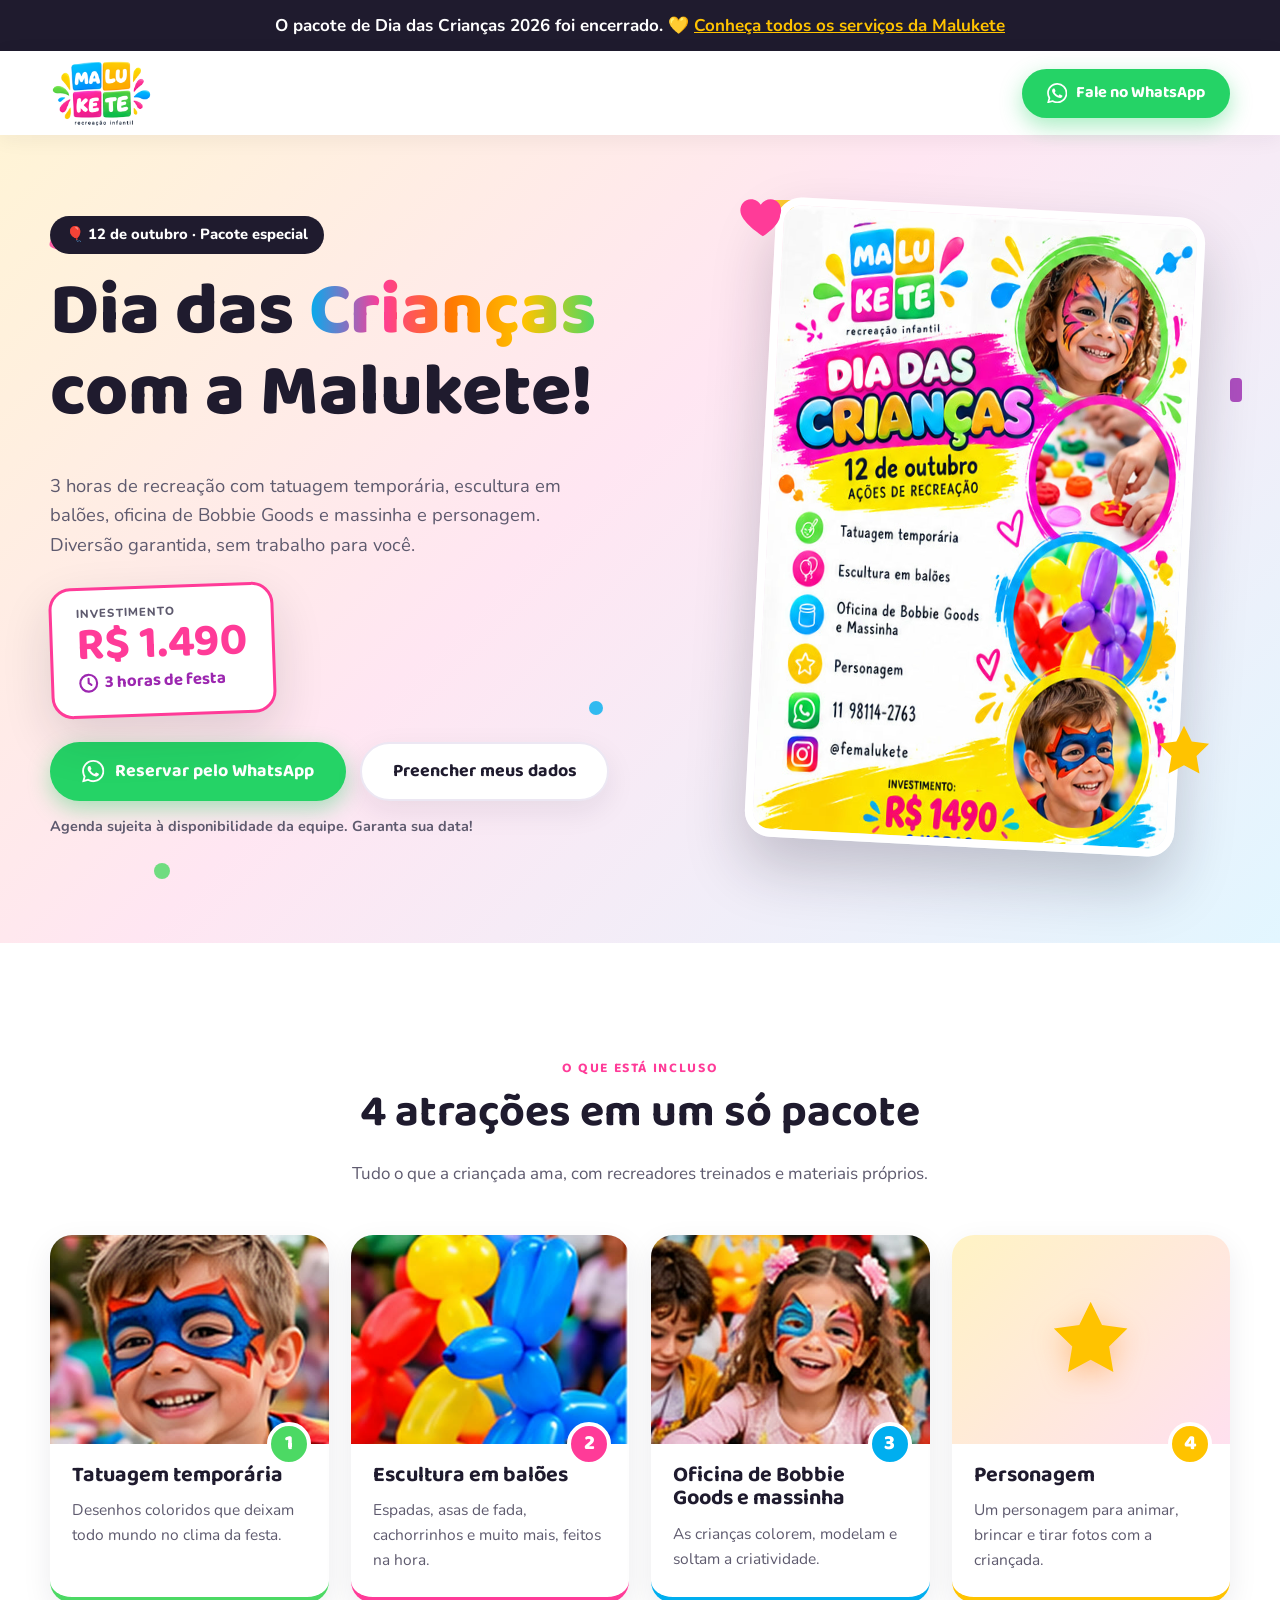
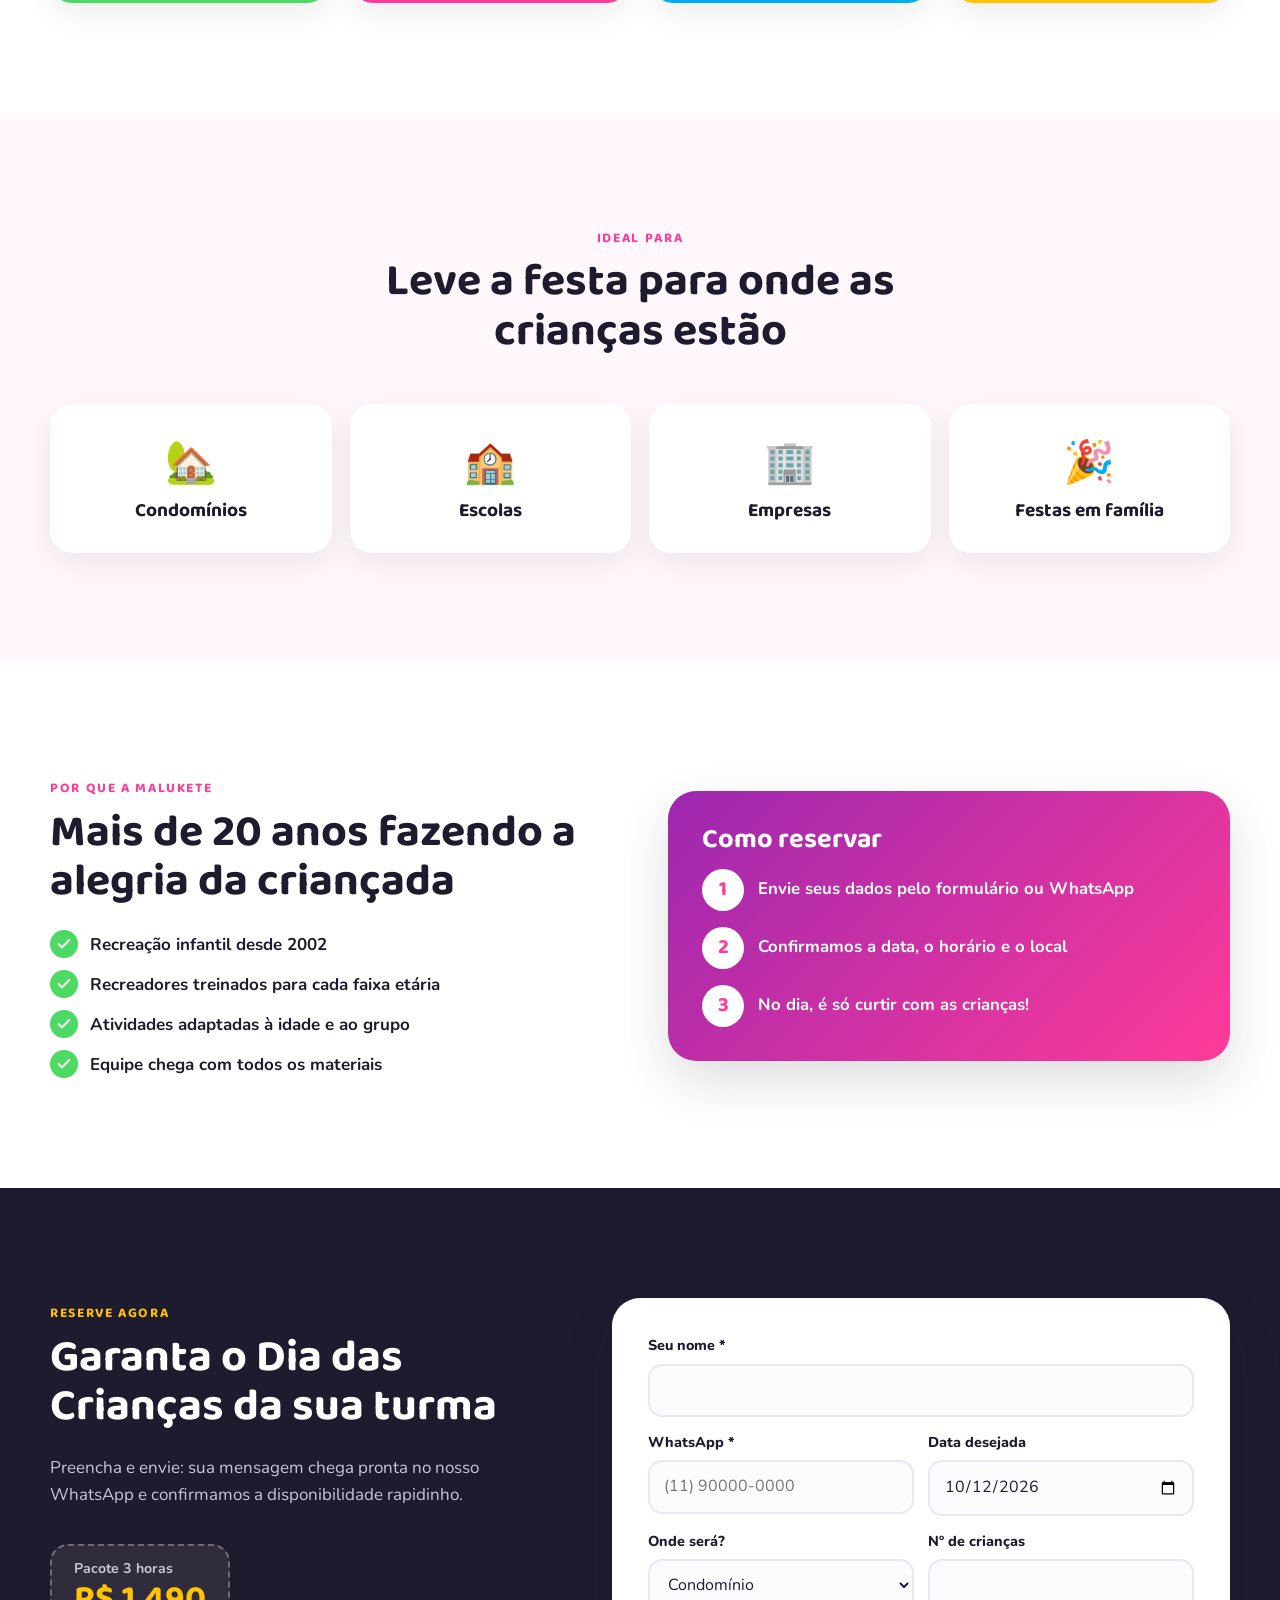
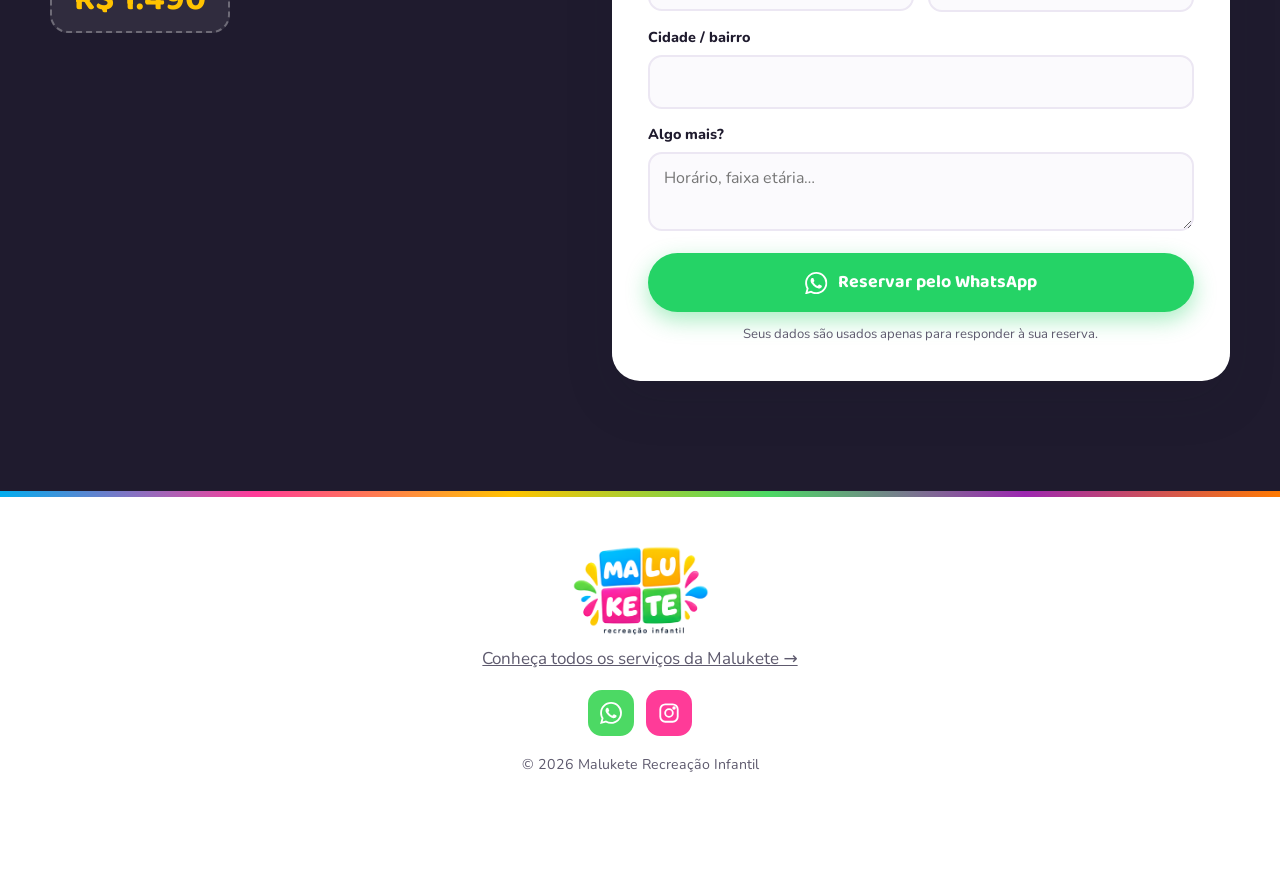
<file: dia-das-criancas/index.html>
<!doctype html>
<html lang="pt-BR">
<head>
  <meta charset="utf-8">
  <meta name="viewport" content="width=device-width, initial-scale=1">
  <title>Dia das Crianças com a Malukete | 3h de recreação por R$ 1.490</title>
  <meta name="description" content="Pacote Dia das Crianças Malukete: 3 horas de recreação com tatuagem temporária, escultura em balões, oficina de Bobbie Goods e massinha e personagem. R$ 1.490. Reserve pelo WhatsApp.">
  <link rel="canonical" href="https://www.malukete.com.br/dia-das-criancas/">
  <meta name="theme-color" content="#FF3B98">

  <meta property="og:type" content="website">
  <meta property="og:locale" content="pt_BR">
  <meta property="og:site_name" content="Malukete Recreação Infantil">
  <meta property="og:title" content="Dia das Crianças com a Malukete 🎈 3h de recreação por R$ 1.490">
  <meta property="og:description" content="Tatuagem temporária, escultura em balões, oficina de Bobbie Goods e massinha e personagem. Reserve sua data!">
  <meta property="og:url" content="https://www.malukete.com.br/dia-das-criancas/">
  <!-- No deploy, o Netlify troca o domínio abaixo pela URL do deploy (ver netlify.toml) -->
  <meta property="og:image" content="https://www.malukete.com.br/assets/img/og-dia-das-criancas.jpg?v=1">
  <meta property="og:image:type" content="image/jpeg">
  <meta property="og:image:width" content="1200">
  <meta property="og:image:height" content="630">
  <meta property="og:image:alt" content="Dia das Crianças com a Malukete: 3 horas de recreação por R$ 1.490">
  <meta name="twitter:card" content="summary_large_image">
  <meta name="twitter:image" content="https://www.malukete.com.br/assets/img/og-dia-das-criancas.jpg?v=1">

  <link rel="icon" href="../assets/img/favicon.svg" type="image/svg+xml">
  <link rel="preconnect" href="https://fonts.googleapis.com">
  <link rel="preconnect" href="https://fonts.gstatic.com" crossorigin>
  <link href="https://fonts.googleapis.com/css2?family=Baloo+2:wght@600;700;800&family=Nunito:wght@400;600;700;800&display=swap" rel="stylesheet">
  <script>document.documentElement.classList.add("js")</script>
  <link rel="stylesheet" href="../assets/css/styles.css?v=4">
  <link rel="stylesheet" href="../assets/css/lp.css?v=1">

  <script type="application/ld+json">
  {
    "@context": "https://schema.org",
    "@type": "Offer",
    "name": "Pacote Dia das Crianças Malukete — 3 horas de recreação",
    "price": "1490.00",
    "priceCurrency": "BRL",
    "url": "https://www.malukete.com.br/dia-das-criancas/",
    "availability": "https://schema.org/InStock",
    "seller": { "@type": "LocalBusiness", "name": "Malukete Recreação Infantil", "telephone": "+55-11-98114-2763" }
  }
  </script>
</head>
<body class="lp">

<svg width="0" height="0" style="position:absolute" aria-hidden="true">
  <symbol id="i-whatsapp" viewBox="0 0 24 24"><path fill="currentColor" d="M17.472 14.382c-.297-.149-1.758-.867-2.03-.967-.273-.099-.471-.148-.67.15-.197.297-.767.966-.94 1.164-.173.199-.347.223-.644.075-.297-.15-1.255-.463-2.39-1.475-.883-.788-1.48-1.761-1.653-2.059-.173-.297-.018-.458.13-.606.134-.133.298-.347.446-.52.149-.174.198-.298.298-.497.099-.198.05-.371-.025-.52-.075-.149-.669-1.612-.916-2.207-.242-.579-.487-.5-.669-.51-.173-.008-.371-.01-.57-.01-.198 0-.52.074-.792.372-.272.297-1.04 1.016-1.04 2.479 0 1.462 1.065 2.875 1.213 3.074.149.198 2.096 3.2 5.077 4.487.709.306 1.262.489 1.694.625.712.227 1.36.195 1.871.118.571-.085 1.758-.719 2.006-1.413.248-.694.248-1.289.173-1.413-.074-.124-.272-.198-.57-.347m-5.421 7.403h-.004a9.87 9.87 0 0 1-5.031-1.378l-.361-.214-3.741.982.998-3.648-.235-.374a9.86 9.86 0 0 1-1.51-5.26c.001-5.45 4.436-9.884 9.888-9.884 2.64 0 5.122 1.03 6.988 2.898a9.825 9.825 0 0 1 2.893 6.994c-.003 5.45-4.437 9.884-9.885 9.884m8.413-18.297A11.815 11.815 0 0 0 12.05 0C5.495 0 .16 5.335.157 11.892c0 2.096.547 4.142 1.588 5.945L.057 24l6.305-1.654a11.882 11.882 0 0 0 5.683 1.448h.005c6.554 0 11.89-5.335 11.893-11.893a11.821 11.821 0 0 0-3.48-8.413Z"/></symbol>
  <symbol id="i-instagram" viewBox="0 0 24 24" fill="none" stroke="currentColor" stroke-width="2" stroke-linecap="round" stroke-linejoin="round"><rect x="2.5" y="2.5" width="19" height="19" rx="5.5"/><circle cx="12" cy="12" r="4.2"/><circle cx="17.5" cy="6.5" r=".9" fill="currentColor"/></symbol>
  <symbol id="i-star" viewBox="0 0 24 24"><path fill="currentColor" d="M12 2.5l2.9 5.9 6.5.9-4.7 4.6 1.1 6.5L12 17.3l-5.8 3.1 1.1-6.5L2.6 9.3l6.5-.9z"/></symbol>
  <symbol id="i-heart" viewBox="0 0 24 24"><path fill="currentColor" d="M12 21s-7.5-4.6-9.6-9.3C1 8.4 2.9 4.5 6.6 4.5c2.2 0 3.6 1.2 4.4 2.5.8-1.3 2.2-2.5 4.4-2.5 3.7 0 5.6 3.9 4.2 7.2C19.5 16.4 12 21 12 21z"/></symbol>
  <symbol id="i-check" viewBox="0 0 24 24" fill="none" stroke="currentColor" stroke-width="3" stroke-linecap="round" stroke-linejoin="round"><path d="M20 6 9 17l-5-5"/></symbol>
  <symbol id="i-clock" viewBox="0 0 24 24" fill="none" stroke="currentColor" stroke-width="2.4" stroke-linecap="round" stroke-linejoin="round"><circle cx="12" cy="12" r="9.5"/><path d="M12 7v5l3 2"/></symbol>
</svg>

<!-- Aviso que aparece depois do Dia das Crianças -->
<div class="lp-ended" data-after="2026-10-12T23:59:59-03:00" hidden>
  O pacote de Dia das Crianças 2026 foi encerrado. 💛 <a href="../">Conheça todos os serviços da Malukete</a>
</div>

<header class="lp-header">
  <div class="container lp-header__inner">
    <a href="../" aria-label="Site da Malukete"><img src="../assets/img/logo.png?v=3" alt="Malukete Recreação Infantil" width="640" height="413"></a>
    <a class="btn btn--wa" data-wa="Olá! Vi a página do Dia das Crianças e quero saber mais sobre o pacote." href="https://wa.me/5511981142763" target="_blank" rel="noopener"><svg class="ic"><use href="#i-whatsapp"/></svg><span>Fale no WhatsApp</span></a>
  </div>
</header>

<main>
  <!-- HERO -->
  <section class="lp-hero">
    <span class="confetti c1"></span><span class="confetti c2"></span><span class="confetti c3"></span><span class="confetti c4"></span><span class="confetti c5"></span>
    <div class="container lp-hero__grid">
      <div class="lp-hero__text">
        <span class="lp-date">🎈 12 de outubro · Pacote especial</span>
        <h1>Dia das <span class="rainbow">Crianças</span> com a Malukete!</h1>
        <p class="lp-lead">3 horas de recreação com tatuagem temporária, escultura em balões, oficina de Bobbie Goods e massinha e personagem. Diversão garantida, sem trabalho para você.</p>

        <div class="lp-offer">
          <div class="lp-price">
            <small>Investimento</small>
            <strong>R$ 1.490</strong>
            <span><svg class="ic"><use href="#i-clock"/></svg> 3 horas de festa</span>
          </div>
          <div class="lp-countdown" data-countdown="2026-10-12T00:00:00-03:00" data-until="2026-10-12T23:59:59-03:00">
            <small>Faltam</small>
            <div><b data-d>–</b><i>dias</i></div>
            <div><b data-h>–</b><i>horas</i></div>
            <div><b data-m>–</b><i>min</i></div>
          </div>
        </div>

        <div class="lp-ctas">
          <a class="btn btn--wa btn--lg" data-wa="Olá! Quero reservar o pacote de Dia das Crianças da Malukete (3 horas, R$ 1.490)." href="https://wa.me/5511981142763" target="_blank" rel="noopener"><svg class="ic"><use href="#i-whatsapp"/></svg> Reservar pelo WhatsApp</a>
          <a class="btn btn--ghost btn--lg" href="#reservar">Preencher meus dados</a>
        </div>
        <p class="lp-note">Agenda sujeita à disponibilidade da equipe. Garanta sua data!</p>
      </div>
      <div class="lp-hero__flyer">
        <img src="../assets/img/flyer-dia-das-criancas.jpg" alt="Flyer do pacote Dia das Crianças Malukete" width="500" height="640" fetchpriority="high">
        <svg class="deco deco--heart"><use href="#i-heart"/></svg>
        <svg class="deco deco--star"><use href="#i-star"/></svg>
      </div>
    </div>
  </section>

  <!-- O QUE ESTÁ INCLUSO -->
  <section class="section">
    <div class="container">
      <div class="section__head reveal">
        <span class="eyebrow">O que está incluso</span>
        <h2>4 atrações em um só pacote</h2>
        <p>Tudo o que a criançada ama, com recreadores treinados e materiais próprios.</p>
      </div>
      <div class="lp-items">
        <article class="lp-item reveal" style="--c:var(--green)">
          <img src="../assets/img/tatuagem.jpg" alt="Menino com pintura de super-herói no rosto" loading="lazy" width="480" height="340">
          <div><span class="lp-item__n">1</span><h3>Tatuagem temporária</h3><p>Desenhos coloridos que deixam todo mundo no clima da festa.</p></div>
        </article>
        <article class="lp-item reveal" style="--c:var(--pink)">
          <img src="../assets/img/baloes.jpg" alt="Esculturas de balões coloridos" loading="lazy" width="480" height="378">
          <div><span class="lp-item__n">2</span><h3>Escultura em balões</h3><p>Espadas, asas de fada, cachorrinhos e muito mais, feitos na hora.</p></div>
        </article>
        <article class="lp-item reveal" style="--c:var(--blue)">
          <img src="../assets/img/oficinas.jpg" alt="Crianças sorridentes em oficina criativa" loading="lazy" width="480" height="340">
          <div><span class="lp-item__n">3</span><h3>Oficina de Bobbie Goods e massinha</h3><p>As crianças colorem, modelam e soltam a criatividade.</p></div>
        </article>
        <article class="lp-item lp-item--icon reveal" style="--c:var(--yellow)">
          <div class="lp-item__art"><svg><use href="#i-star"/></svg></div>
          <div><span class="lp-item__n">4</span><h3>Personagem</h3><p>Um personagem para animar, brincar e tirar fotos com a criançada.</p></div>
        </article>
      </div>
    </div>
  </section>

  <!-- PARA QUEM -->
  <section class="section lp-for">
    <div class="container">
      <div class="section__head reveal">
        <span class="eyebrow">Ideal para</span>
        <h2>Leve a festa para onde as crianças estão</h2>
      </div>
      <div class="lp-for__grid">
        <div class="reveal"><span>🏡</span><strong>Condomínios</strong></div>
        <div class="reveal"><span>🏫</span><strong>Escolas</strong></div>
        <div class="reveal"><span>🏢</span><strong>Empresas</strong></div>
        <div class="reveal"><span>🎉</span><strong>Festas em família</strong></div>
      </div>
    </div>
  </section>

  <!-- POR QUE A MALUKETE -->
  <section class="section">
    <div class="container lp-why">
      <div class="reveal">
        <span class="eyebrow">Por que a Malukete</span>
        <h2>Mais de 20 anos fazendo a alegria da criançada</h2>
        <ul class="checks">
          <li><svg><use href="#i-check"/></svg>Recreação infantil desde 2002</li>
          <li><svg><use href="#i-check"/></svg>Recreadores treinados para cada faixa etária</li>
          <li><svg><use href="#i-check"/></svg>Atividades adaptadas à idade e ao grupo</li>
          <li><svg><use href="#i-check"/></svg>Equipe chega com todos os materiais</li>
        </ul>
      </div>
      <div class="lp-steps reveal">
        <h3>Como reservar</h3>
        <ol>
          <li><b>1</b><span>Envie seus dados pelo formulário ou WhatsApp</span></li>
          <li><b>2</b><span>Confirmamos a data, o horário e o local</span></li>
          <li><b>3</b><span>No dia, é só curtir com as crianças!</span></li>
        </ol>
      </div>
    </div>
  </section>

  <!-- FORMULÁRIO -->
  <section class="section quote" id="reservar">
    <div class="container quote__grid">
      <div class="quote__intro reveal">
        <span class="eyebrow eyebrow--light">Reserve agora</span>
        <h2>Garanta o Dia das Crianças da sua turma</h2>
        <p>Preencha e envie: sua mensagem chega pronta no nosso WhatsApp e confirmamos a disponibilidade rapidinho.</p>
        <div class="lp-mini-price"><small>Pacote 3 horas</small><strong>R$ 1.490</strong></div>
      </div>
      <form class="quote__form reveal" name="dia-das-criancas" method="POST" data-netlify="true" netlify-honeypot="empresa" data-wa-form="Olá, Malukete! Quero reservar o pacote de Dia das Crianças 🎈 (3 horas, R$ 1.490)">
        <input type="hidden" name="form-name" value="dia-das-criancas">
        <input type="hidden" name="origem">
        <p class="hidden"><label>Não preencha: <input name="empresa"></label></p>
        <div class="field"><label for="f-nome">Seu nome *</label><input id="f-nome" name="nome" required autocomplete="name"></div>
        <div class="row">
          <div class="field"><label for="f-tel">WhatsApp *</label><input id="f-tel" name="telefone" type="tel" required autocomplete="tel" placeholder="(11) 90000-0000"></div>
          <div class="field"><label for="f-data">Data desejada</label><input id="f-data" name="data" type="date" value="2026-10-12"></div>
        </div>
        <div class="row">
          <div class="field"><label for="f-tipo">Onde será?</label>
            <select id="f-tipo" name="tipo"><option>Condomínio</option><option>Escola</option><option>Empresa</option><option>Festa em família</option><option>Outro</option></select>
          </div>
          <div class="field"><label for="f-qtd">Nº de crianças</label><input id="f-qtd" name="criancas" type="number" min="1" inputmode="numeric"></div>
        </div>
        <div class="field"><label for="f-cidade">Cidade / bairro</label><input id="f-cidade" name="cidade"></div>
        <div class="field"><label for="f-msg">Algo mais?</label><textarea id="f-msg" name="mensagem" rows="2" placeholder="Horário, faixa etária…"></textarea></div>
        <button class="btn btn--wa btn--lg btn--block" type="submit"><svg class="ic"><use href="#i-whatsapp"/></svg> Reservar pelo WhatsApp</button>
        <p class="form__note">Seus dados são usados apenas para responder à sua reserva.</p>
      </form>
    </div>
  </section>
</main>

<footer class="footer lp-footer">
  <div class="container footer__grid">
    <a href="../"><img src="../assets/img/logo.png?v=3" alt="Malukete Recreação Infantil" class="footer__logo" loading="lazy" width="640" height="413"></a>
    <p><a href="../">Conheça todos os serviços da Malukete →</a></p>
    <div class="footer__social">
      <a href="https://wa.me/5511981142763" target="_blank" rel="noopener" aria-label="WhatsApp" class="c-green"><svg><use href="#i-whatsapp"/></svg></a>
      <a href="https://www.instagram.com/femalukete/" target="_blank" rel="noopener" aria-label="Instagram" class="c-pink"><svg><use href="#i-instagram"/></svg></a>
    </div>
    <small>© <span id="year">2026</span> Malukete Recreação Infantil</small>
  </div>
</footer>

<!-- Barra fixa de reserva (celular) -->
<div class="lp-sticky">
  <div><small>Dia das Crianças · 3h</small><strong>R$ 1.490</strong></div>
  <a class="btn btn--wa" data-wa="Olá! Quero reservar o pacote de Dia das Crianças da Malukete (3 horas, R$ 1.490)." href="https://wa.me/5511981142763" target="_blank" rel="noopener"><svg class="ic"><use href="#i-whatsapp"/></svg> Reservar</a>
</div>

<script src="../assets/js/main.js?v=5" defer></script>
</body>
</html>
</file>
<file: assets/css/styles.css>
/* ===== Malukete — paleta e tipografia do guia de marca ===== */
:root {
  --blue: #00AEEF;
  --pink: #FF3B98;
  --yellow: #FFC300;
  --green: #4CD964;
  --purple: #9C27B0;
  --orange: #FF7A00;
  --wa: #25D366;
  --ink: #1F1B2E;
  --muted: #5E5A6E;
  --bg: #FFFFFF;
  --soft: #FFF7FB;
  --radius: 22px;
  --shadow: 0 10px 30px rgba(31, 27, 46, .08);
  --shadow-lg: 0 20px 50px rgba(31, 27, 46, .14);
  --font-title: "Baloo 2", system-ui, sans-serif;
  --font-body: "Nunito", system-ui, sans-serif;
}

*, *::before, *::after { box-sizing: border-box; }
html { scroll-behavior: smooth; scroll-padding-top: 110px; }
body { margin: 0; font-family: var(--font-body); color: var(--ink); background: var(--bg); line-height: 1.6; font-size: 17px; overflow-x: hidden; }
img { max-width: 100%; display: block; }
a { color: inherit; }
h1, h2, h3 { font-family: var(--font-title); line-height: 1.1; margin: 0 0 .5em; }
h2 { font-size: clamp(2rem, 4vw, 2.8rem); }
h3 { font-size: 1.35rem; }
p { margin: 0 0 1em; }
.hidden { display: none; }

.container { width: min(1180px, 100% - 32px); margin-inline: auto; }
.container--narrow { width: min(820px, 100% - 32px); }
.section { padding: clamp(64px, 9vw, 110px) 0; position: relative; }
.section__head { text-align: center; max-width: 680px; margin: 0 auto 48px; }
.section__head p { color: var(--muted); }

.eyebrow { display: inline-block; font-family: var(--font-title); font-weight: 700; color: var(--pink); text-transform: uppercase; letter-spacing: .12em; font-size: .85rem; margin-bottom: .5rem; }
.eyebrow--light { color: var(--yellow); }

.ic { width: 1.25em; height: 1.25em; flex: none; }
.c-pink { --c: var(--pink); } .c-blue { --c: var(--blue); } .c-green { --c: var(--green); } .c-orange { --c: var(--orange); }

/* ===== Botões ===== */
.btn { display: inline-flex; align-items: center; justify-content: center; gap: .55em; font-family: var(--font-title); font-weight: 700; font-size: 1.02rem; padding: .75em 1.4em; border-radius: 999px; border: 2px solid transparent; text-decoration: none; cursor: pointer; transition: transform .2s, box-shadow .2s, background .2s; line-height: 1.2; }
.btn:hover { transform: translateY(-2px); }
.btn--lg { font-size: 1.12rem; padding: .9em 1.7em; }
.btn--block { width: 100%; }
.btn--pink { background: var(--pink); color: #fff; box-shadow: 0 8px 20px rgba(255, 59, 152, .35); }
.btn--wa { background: var(--wa); color: #fff; box-shadow: 0 8px 22px rgba(37, 211, 102, .4); }
.btn--wa:hover { background: #1fbf5a; }
.btn--ghost { background: #fff; color: var(--ink); border-color: #ECE7F3; box-shadow: var(--shadow); }
.btn--insta { background: linear-gradient(45deg, #FEDA75, #FA7E1E, #D62976, #962FBF, #4F5BD5); color: #fff; }

/* ===== Faixa promo ===== */
.promo-bar { background: linear-gradient(90deg, var(--purple), var(--pink), var(--orange)); color: #fff; text-align: center; padding: 9px 16px; font-size: .95rem; display: flex; gap: 12px; justify-content: center; align-items: center; flex-wrap: wrap; }
.promo-bar a { background: #fff; color: var(--pink); font-weight: 800; padding: 2px 12px; border-radius: 999px; text-decoration: none; font-size: .85rem; }

/* ===== Header ===== */
.header { position: sticky; top: 0; z-index: 50; background: rgba(255, 255, 255, .92); backdrop-filter: blur(10px); transition: box-shadow .3s; }
.header.is-scrolled { box-shadow: 0 4px 24px rgba(31, 27, 46, .08); }
.header__inner { display: flex; align-items: center; justify-content: space-between; height: 96px; }
.header__logo img { height: 78px; width: auto; }
.nav { display: flex; align-items: center; gap: 26px; }
.nav a:not(.btn) { text-decoration: none; font-weight: 700; color: var(--ink); position: relative; }
.nav a:not(.btn)::after { content: ""; position: absolute; left: 0; right: 100%; bottom: -4px; height: 3px; border-radius: 3px; background: var(--pink); transition: right .25s; }
.nav a:not(.btn):hover::after { right: 0; }
.nav-toggle { display: none; background: none; border: 0; padding: 8px; color: var(--ink); cursor: pointer; }
.nav-toggle .ic { width: 30px; height: 30px; }

/* ===== Hero ===== */
.hero { position: relative; padding: clamp(40px, 6vw, 80px) 0 clamp(70px, 9vw, 120px); background: radial-gradient(circle at 85% 20%, #FFE9F4 0, transparent 45%), radial-gradient(circle at 5% 80%, #E3F7FF 0, transparent 40%), #fff; overflow: hidden; }
.blob { position: absolute; border-radius: 50%; filter: blur(2px); opacity: .5; }
.blob--blue { width: 160px; height: 160px; background: var(--blue); left: -60px; top: 40px; opacity: .15; }
.blob--yellow { width: 110px; height: 110px; background: var(--yellow); right: 40%; bottom: 30px; opacity: .25; }
.hero__grid { display: grid; grid-template-columns: 1.05fr .95fr; gap: 48px; align-items: center; position: relative; }
.tag { display: inline-flex; align-items: center; gap: 8px; background: #FFF3C4; color: #7A5A00; font-weight: 800; padding: 6px 14px; border-radius: 999px; font-size: .9rem; margin-bottom: 18px; }
.tag::before { content: "★"; color: var(--orange); }
.hero h1 { font-size: clamp(2.5rem, 5.6vw, 4.2rem); font-weight: 800; letter-spacing: -.01em; }
.hl { background: linear-gradient(90deg, var(--pink), var(--orange)); -webkit-background-clip: text; background-clip: text; color: transparent; }
.lead { font-size: 1.15rem; color: var(--muted); max-width: 540px; }
.hero__ctas { display: flex; gap: 14px; flex-wrap: wrap; margin: 28px 0 34px; }
.hero__proof { list-style: none; padding: 0; margin: 0; display: flex; gap: 32px; flex-wrap: wrap; }
.hero__proof li { color: var(--muted); font-size: .95rem; }
.hero__proof strong { display: block; font-family: var(--font-title); font-size: 1.9rem; line-height: 1; color: var(--ink); }
.hero__proof li:nth-child(1) strong { color: var(--pink); }
.hero__proof li:nth-child(2) strong { color: var(--blue); }
.hero__proof li:nth-child(3) strong { color: var(--green); }
.hero__media { position: relative; }
.hero__photo { border-radius: 46% 54% 42% 58% / 52% 44% 56% 48%; overflow: hidden; box-shadow: var(--shadow-lg); border: 10px solid #fff; outline: 4px dashed rgba(255, 59, 152, .35); outline-offset: 10px; aspect-ratio: 1 / 1; animation: morph 12s ease-in-out infinite; }
.hero__photo img { width: 100%; height: 100%; object-fit: cover; }
@keyframes morph { 50% { border-radius: 56% 44% 58% 42% / 44% 56% 44% 56%; } }
.deco { position: absolute; width: 54px; height: 54px; animation: float 5s ease-in-out infinite; }
.deco--heart { color: var(--pink); top: 4%; left: -2%; }
.deco--star { color: var(--yellow); bottom: 14%; right: -3%; animation-delay: -2s; width: 64px; height: 64px; }
@keyframes float { 50% { transform: translateY(-14px) rotate(8deg); } }
.hero__badge { position: absolute; left: -18px; bottom: 8%; background: #fff; border-radius: 18px; box-shadow: var(--shadow-lg); padding: 12px 18px; display: flex; gap: 10px; align-items: center; font-family: var(--font-title); font-weight: 700; line-height: 1.15; }
.hero__badge .ic { color: #fff; background: var(--purple); border-radius: 12px; padding: 8px; width: 40px; height: 40px; }

/* ===== Destaques ===== */
.highlights { margin-top: -60px; position: relative; z-index: 2; }
.highlights__grid { display: grid; grid-template-columns: repeat(4, 1fr); gap: 20px; }
.hl-card { background: #fff; border-radius: var(--radius); box-shadow: var(--shadow); padding: 26px 18px; text-align: center; text-decoration: none; font-family: var(--font-title); font-weight: 700; font-size: 1.1rem; line-height: 1.2; transition: transform .25s, box-shadow .25s; }
.hl-card:hover { transform: translateY(-6px); box-shadow: var(--shadow-lg); }
.hl-card__ic { width: 64px; height: 64px; border-radius: 20px; display: grid; place-items: center; margin: 0 auto 14px; background: color-mix(in srgb, var(--c) 14%, #fff); color: var(--c); }
.hl-card__ic svg { width: 34px; height: 34px; }

/* ===== Sobre ===== */
.about__grid { display: grid; grid-template-columns: 1fr 1fr; gap: 64px; align-items: center; }
.about__media { position: relative; min-height: 420px; }
.about__img { position: absolute; height: auto; border-radius: var(--radius); box-shadow: var(--shadow-lg); object-fit: cover; border: 8px solid #fff; }
.about__img--a { width: 72%; aspect-ratio: 4/3; top: 0; left: 0; transform: rotate(-3deg); }
.about__img--b { width: 62%; aspect-ratio: 16/9; right: 0; bottom: 0; transform: rotate(3deg); }
.about__stamp { position: absolute; right: 8%; top: 6%; width: 110px; height: 110px; border-radius: 50%; background: var(--yellow); display: grid; place-content: center; text-align: center; box-shadow: var(--shadow-lg); transform: rotate(10deg); }
.about__stamp strong { font-family: var(--font-title); font-size: 2rem; line-height: 1; order: 2; }
.about__stamp span { font-weight: 800; text-transform: uppercase; font-size: .75rem; letter-spacing: .1em; }
.checks { list-style: none; padding: 0; margin: 24px 0 0; display: grid; gap: 12px; }
.checks li { display: flex; gap: 12px; align-items: center; font-weight: 700; }
.checks svg { width: 28px; height: 28px; padding: 6px; border-radius: 50%; background: var(--green); color: #fff; flex: none; }

/* ===== Serviços ===== */
.services { background: var(--soft); }
.services::before { content: ""; position: absolute; inset: 0; background-image: radial-gradient(rgba(255, 59, 152, .12) 2px, transparent 2px); background-size: 28px 28px; pointer-events: none; }
.services__grid { display: grid; grid-template-columns: repeat(3, 1fr); gap: 24px; position: relative; }
.svc { background: #fff; border-radius: var(--radius); overflow: hidden; box-shadow: var(--shadow); display: flex; flex-direction: column; border-top: 6px solid var(--c); transition: transform .25s, box-shadow .25s; }
.svc:hover { transform: translateY(-6px); box-shadow: var(--shadow-lg); }
.svc img { width: 100%; height: auto; aspect-ratio: 16/10; object-fit: cover; }
.svc__body { padding: 22px 24px 24px; display: flex; flex-direction: column; flex: 1; }
.svc__body p { color: var(--muted); font-size: .97rem; flex: 1; }
.svc__link { align-self: flex-start; display: inline-flex; gap: 8px; align-items: center; font-weight: 800; text-decoration: none; color: #128C4A; background: #E8FAEF; padding: 8px 16px; border-radius: 999px; transition: background .2s; }
.svc__link:hover { background: #D2F5E0; }
.svc--text { background: linear-gradient(160deg, color-mix(in srgb, var(--c) 10%, #fff), #fff 60%); }
.svc__ic { width: 60px; height: 60px; border-radius: 18px; background: var(--c); color: #fff; display: grid; place-items: center; margin-bottom: 16px; }
.svc__ic svg { width: 30px; height: 30px; }

/* ===== Eventos ===== */
.events__grid { display: grid; grid-template-columns: repeat(4, 1fr); gap: 20px; }
.ev { border-radius: var(--radius); padding: 28px 24px; background: color-mix(in srgb, var(--c) 12%, #fff); border: 2px solid color-mix(in srgb, var(--c) 30%, #fff); }
.ev span { font-size: 2.3rem; display: block; margin-bottom: 8px; }
.ev p { color: var(--muted); margin: 0; font-size: .97rem; }
.steps { margin-top: 56px; background: var(--ink); color: #fff; border-radius: 30px; padding: 40px; }
.steps__title { text-align: center; font-size: 1.8rem; margin-bottom: 28px; }
.steps ol { list-style: none; padding: 0; margin: 0; display: grid; grid-template-columns: repeat(3, 1fr); gap: 28px; }
.steps li { display: flex; gap: 16px; align-items: flex-start; }
.steps b { flex: none; width: 48px; height: 48px; border-radius: 50%; display: grid; place-items: center; font-family: var(--font-title); font-size: 1.5rem; background: var(--pink); }
.steps li:nth-child(2) b { background: var(--blue); }
.steps li:nth-child(3) b { background: var(--green); }
.steps strong { display: block; font-family: var(--font-title); font-size: 1.15rem; }
.steps span { color: #C9C4D8; font-size: .95rem; }

/* ===== Promo ===== */
.promo { background: linear-gradient(135deg, var(--purple) 0%, var(--pink) 55%, var(--orange) 100%); color: #fff; overflow: hidden; }
.promo__grid { display: grid; grid-template-columns: 1.1fr .9fr; gap: 56px; align-items: center; }
.promo h2 span { color: var(--yellow); }
.promo__list { list-style: none; padding: 0; margin: 0 0 24px; display: grid; grid-template-columns: 1fr 1fr; gap: 10px; }
.promo__list li { background: rgba(255, 255, 255, .16); border-radius: 14px; padding: 10px 14px; font-weight: 700; }
.promo__price { display: inline-flex; flex-direction: column; background: #fff; color: var(--ink); border-radius: 20px; padding: 14px 24px; margin-bottom: 24px; transform: rotate(-2deg); box-shadow: var(--shadow-lg); }
.promo__price small { text-transform: uppercase; font-weight: 800; letter-spacing: .1em; font-size: .75rem; color: var(--muted); }
.promo__price strong { font-family: var(--font-title); font-size: 2.6rem; line-height: 1; color: var(--pink); }
.promo__price span { font-family: var(--font-title); font-weight: 700; color: var(--purple); }
.promo__flyer { border-radius: 24px; box-shadow: 0 30px 60px rgba(0, 0, 0, .3); transform: rotate(3deg); max-width: 420px; justify-self: center; border: 8px solid #fff; }
.is-expired { display: none !important; }

/* ===== Galeria ===== */
.gallery__grid { display: grid; grid-template-columns: repeat(3, 1fr); gap: 18px; }
.gallery figure { margin: 0; position: relative; border-radius: var(--radius); overflow: hidden; aspect-ratio: 4/3; box-shadow: var(--shadow); }
.gallery img { width: 100%; height: 100%; object-fit: cover; transition: transform .5s; }
.gallery figure:hover img { transform: scale(1.06); }
.gallery figcaption { position: absolute; left: 12px; bottom: 12px; background: #fff; border-radius: 999px; padding: 4px 14px; font-weight: 800; font-size: .9rem; }
.gallery figure:nth-child(6n+1) figcaption { color: var(--pink); }
.gallery figure:nth-child(6n+2) figcaption { color: var(--green); }
.gallery figure:nth-child(6n+3) figcaption { color: var(--blue); }
.gallery figure:nth-child(6n+4) figcaption { color: var(--orange); }
.gallery figure:nth-child(6n+5) figcaption { color: var(--purple); }
.insta { margin-top: 36px; display: flex; align-items: center; gap: 18px; padding: 22px 26px; border-radius: var(--radius); background: #fff; box-shadow: var(--shadow); flex-wrap: wrap; }
.insta > div:nth-child(2) { flex: 1; min-width: 180px; }
.insta strong { display: block; font-family: var(--font-title); font-size: 1.4rem; }
.insta span { color: var(--muted); }
.insta__icon { width: 60px; height: 60px; border-radius: 18px; display: grid; place-items: center; color: #fff; background: linear-gradient(45deg, #FEDA75, #FA7E1E, #D62976, #962FBF, #4F5BD5); }
.insta__icon svg { width: 32px; height: 32px; }

/* ===== FAQ ===== */
.faq { background: var(--soft); }
.faq details { background: #fff; border-radius: 18px; box-shadow: var(--shadow); margin-bottom: 14px; overflow: hidden; }
.faq summary { cursor: pointer; list-style: none; padding: 20px 56px 20px 24px; font-family: var(--font-title); font-weight: 700; font-size: 1.15rem; position: relative; }
.faq summary::-webkit-details-marker { display: none; }
.faq summary::after { content: "+"; position: absolute; right: 20px; top: 50%; transform: translateY(-50%); width: 30px; height: 30px; border-radius: 50%; background: var(--pink); color: #fff; display: grid; place-items: center; font-size: 1.4rem; line-height: 1; transition: transform .25s; }
.faq details[open] summary::after { transform: translateY(-50%) rotate(45deg); }
.faq details p { padding: 0 24px 20px; margin: 0; color: var(--muted); }

/* ===== Orçamento ===== */
.quote { background: var(--ink); color: #fff; }
.quote__grid { display: grid; grid-template-columns: .9fr 1.1fr; gap: 56px; align-items: start; }
.quote__intro p { color: #C9C4D8; }
.contact-list { list-style: none; padding: 0; margin: 30px 0 0; display: grid; gap: 14px; }
.contact-list a { display: flex; align-items: center; gap: 14px; text-decoration: none; font-weight: 700; font-size: 1.05rem; }
.contact-list span { width: 46px; height: 46px; border-radius: 14px; display: grid; place-items: center; background: var(--c); color: #fff; }
.contact-list svg { width: 22px; height: 22px; }
.quote__form { background: #fff; color: var(--ink); border-radius: 28px; padding: clamp(22px, 4vw, 36px); box-shadow: var(--shadow-lg); }
.row { display: grid; grid-template-columns: 1fr 1fr; gap: 14px; }
.field { margin: 0 0 14px; border: 0; padding: 0; min-width: 0; }
.field label, .field legend { display: block; font-weight: 800; font-size: .9rem; margin-bottom: 6px; padding: 0; }
.field input, .field select, .field textarea { width: 100%; font: inherit; font-size: 1rem; padding: 12px 14px; border-radius: 14px; border: 2px solid #ECE7F3; background: #FBFAFD; color: var(--ink); transition: border-color .2s; }
.field input:focus, .field select:focus, .field textarea:focus { outline: none; border-color: var(--pink); background: #fff; }
.chips { display: flex; flex-wrap: wrap; gap: 8px; }
.chips input { position: absolute; opacity: 0; pointer-events: none; }
.chips span { display: inline-block; padding: 7px 14px; border-radius: 999px; border: 2px solid #ECE7F3; font-weight: 700; font-size: .9rem; cursor: pointer; transition: all .2s; }
.chips input:checked + span { background: var(--pink); border-color: var(--pink); color: #fff; }
.chips input:focus-visible + span { outline: 3px solid var(--blue); outline-offset: 2px; }
.form__note { text-align: center; font-size: .82rem; color: var(--muted); margin: 12px 0 0; }

/* ===== Footer ===== */
.footer { background: #fff; padding: 48px 0 110px; text-align: center; border-top: 6px solid; border-image: linear-gradient(90deg, var(--blue), var(--pink), var(--yellow), var(--green), var(--purple), var(--orange)) 1; }
.footer__grid { display: grid; justify-items: center; gap: 10px; }
.footer__logo { height: 90px; width: auto; }
.footer p { color: var(--muted); margin: 0; }
.footer__social { display: flex; gap: 12px; margin: 8px 0; }
.footer__social a { width: 46px; height: 46px; border-radius: 14px; display: grid; place-items: center; background: var(--c); color: #fff; transition: transform .2s; }
.footer__social a:hover { transform: translateY(-3px); }
.footer__social svg { width: 22px; height: 22px; }
.footer small { color: var(--muted); }

/* ===== WhatsApp flutuante ===== */
.wa-float { position: fixed; right: 20px; bottom: 20px; z-index: 60; display: flex; align-items: center; gap: 10px; background: var(--wa); color: #fff; text-decoration: none; font-family: var(--font-title); font-weight: 700; padding: 14px 20px 14px 16px; border-radius: 999px; box-shadow: 0 10px 30px rgba(37, 211, 102, .5); transition: transform .2s; }
.wa-float::before { content: ""; position: absolute; inset: 0; border-radius: inherit; box-shadow: 0 0 0 0 rgba(37, 211, 102, .6); animation: pulse 2.2s infinite; }
.wa-float:hover { transform: scale(1.05); }
.wa-float svg { width: 28px; height: 28px; }
@keyframes pulse { 70% { box-shadow: 0 0 0 18px rgba(37, 211, 102, 0); } 100% { box-shadow: 0 0 0 0 rgba(37, 211, 102, 0); } }

/* ===== Animações de entrada ===== */
.js .reveal { opacity: 0; transform: translateY(24px); transition: opacity .7s ease, transform .7s ease; }
.js .reveal.is-visible { opacity: 1; transform: none; }

/* ===== Responsivo ===== */
@media (max-width: 1020px) {
  .nav { position: fixed; inset: 0 0 auto 0; padding-top: 108px !important; background: #fff; flex-direction: column; align-items: stretch; gap: 0; padding: 12px 16px 24px; box-shadow: 0 20px 30px rgba(0, 0, 0, .1); transform: translateY(-100%); visibility: hidden; transition: transform .3s, visibility .3s; z-index: -1; }
  .nav.is-open { transform: none; visibility: visible; }
  .nav a:not(.btn) { padding: 14px 4px; border-bottom: 1px solid #F1EEF6; }
  .nav__cta { margin-top: 16px; }
  .nav-toggle { display: block; }
  .services__grid { grid-template-columns: repeat(2, 1fr); }
  .events__grid { grid-template-columns: repeat(2, 1fr); }
}
@media (max-width: 860px) {
  .hero__grid, .about__grid, .promo__grid, .quote__grid { grid-template-columns: 1fr; }
  .hero__media { max-width: 440px; margin: 0 auto; width: 100%; }
  .highlights { margin-top: -40px; }
  .highlights__grid { grid-template-columns: repeat(2, 1fr); }
  .about__media { min-height: 340px; }
  .steps ol { grid-template-columns: 1fr; }
  .gallery__grid { grid-template-columns: repeat(2, 1fr); }
  .promo__flyer { max-width: 340px; }
}
@media (max-width: 560px) {
  body { font-size: 16px; }
  .header__inner { height: 80px; }
  .header__logo img { height: 62px; }
  .hero__ctas .btn { width: 100%; }
  .hero__badge { left: 0; }
  .services__grid, .events__grid { grid-template-columns: 1fr; }
  .row { grid-template-columns: 1fr; }
  .promo__list { grid-template-columns: 1fr; }
  .steps { padding: 28px 22px; }
  .wa-float span { display: none; }
  .wa-float { padding: 15px; }
  .promo-bar { font-size: .85rem; }
  .gallery figcaption { font-size: .75rem; left: 8px; bottom: 8px; padding: 3px 10px; }
}
@media (prefers-reduced-motion: reduce) {
  *, *::before, *::after { animation: none !important; transition: none !important; }
  .js .reveal { opacity: 1; transform: none; }
  html { scroll-behavior: auto; }
}
</file>
<file: assets/css/lp.css>
/* ===== Landing page Dia das Crianças (complementa styles.css) ===== */
.lp-ended { background: var(--ink); color: #fff; text-align: center; padding: 12px 16px; font-weight: 700; }
.lp-ended a { color: var(--yellow); }

.lp-header { position: sticky; top: 0; z-index: 50; background: rgba(255, 255, 255, .94); backdrop-filter: blur(10px); box-shadow: 0 4px 20px rgba(31, 27, 46, .06); }
.lp-header__inner { display: flex; align-items: center; justify-content: space-between; height: 84px; }
.lp-header img { height: 66px; width: auto; }

/* Hero */
.lp-hero { position: relative; overflow: hidden; padding: clamp(36px, 6vw, 72px) 0 clamp(56px, 8vw, 96px); background: linear-gradient(135deg, #FFF4D6 0%, #FFE6F2 45%, #E2F6FF 100%); }
.lp-hero__grid { display: grid; grid-template-columns: 1.1fr .9fr; gap: 48px; align-items: center; position: relative; z-index: 1; }
.lp-date { display: inline-block; background: var(--ink); color: #fff; font-weight: 800; padding: 7px 16px; border-radius: 999px; font-size: .92rem; margin-bottom: 18px; }
.lp-hero h1 { font-size: clamp(2.6rem, 6vw, 4.6rem); font-weight: 800; }
.rainbow { background: linear-gradient(90deg, var(--blue), var(--pink), var(--orange), var(--yellow), var(--green)); -webkit-background-clip: text; background-clip: text; color: transparent; }
.lp-lead { font-size: 1.15rem; color: var(--muted); max-width: 560px; }

.lp-offer { display: flex; gap: 16px; flex-wrap: wrap; align-items: stretch; margin: 26px 0; }
.lp-price { background: #fff; border-radius: 22px; padding: 14px 24px; box-shadow: var(--shadow-lg); transform: rotate(-2deg); border: 3px solid var(--pink); }
.lp-price small, .lp-countdown small { display: block; text-transform: uppercase; font-weight: 800; letter-spacing: .1em; font-size: .72rem; color: var(--muted); }
.lp-price strong { display: block; font-family: var(--font-title); font-size: 2.9rem; line-height: 1; color: var(--pink); }
.lp-price span { display: inline-flex; align-items: center; gap: 6px; font-family: var(--font-title); font-weight: 700; color: var(--purple); }
.lp-countdown { background: var(--ink); color: #fff; border-radius: 22px; padding: 14px 20px; display: grid; grid-template-columns: repeat(3, auto); column-gap: 16px; align-content: center; }
.lp-countdown small { grid-column: 1 / -1; color: #C9C4D8; margin-bottom: 4px; }
.lp-countdown div { text-align: center; }
.lp-countdown b { display: block; font-family: var(--font-title); font-size: 2.1rem; line-height: 1; color: var(--yellow); }
.lp-countdown i { font-style: normal; font-size: .78rem; color: #C9C4D8; }
.lp-ctas { display: flex; gap: 14px; flex-wrap: wrap; }
.lp-note { margin: 14px 0 0; font-size: .9rem; color: var(--muted); font-weight: 700; }

.lp-hero__flyer { position: relative; justify-self: center; max-width: 430px; }
.lp-hero__flyer img { border-radius: 26px; border: 8px solid #fff; box-shadow: 0 30px 60px rgba(31, 27, 46, .22); transform: rotate(3deg); }
.lp-hero__flyer .deco--heart { top: -18px; left: -24px; }
.lp-hero__flyer .deco--star { bottom: 10%; right: -26px; }

.confetti { position: absolute; border-radius: 4px; opacity: .8; animation: float 6s ease-in-out infinite; }
.c1 { width: 18px; height: 18px; background: var(--pink); top: 12%; left: 4%; transform: rotate(20deg); }
.c2 { width: 14px; height: 14px; background: var(--blue); top: 70%; left: 46%; border-radius: 50%; animation-delay: -2s; }
.c3 { width: 22px; height: 10px; background: var(--yellow); top: 8%; right: 38%; animation-delay: -3s; }
.c4 { width: 16px; height: 16px; background: var(--green); bottom: 8%; left: 12%; border-radius: 50%; animation-delay: -1s; }
.c5 { width: 12px; height: 24px; background: var(--purple); top: 30%; right: 3%; animation-delay: -4s; }

/* Itens inclusos */
.lp-items { display: grid; grid-template-columns: repeat(4, 1fr); gap: 22px; }
.lp-item { background: #fff; border-radius: var(--radius); overflow: hidden; box-shadow: var(--shadow); border-bottom: 6px solid var(--c); display: flex; flex-direction: column; }
.lp-item img, .lp-item__art { width: 100%; height: auto; aspect-ratio: 4/3; object-fit: cover; }
.lp-item__art { display: grid; place-items: center; background: linear-gradient(135deg, #FFF3C4, #FFE0EF); color: var(--yellow); }
.lp-item__art svg { width: 45%; height: 45%; filter: drop-shadow(0 8px 14px rgba(255, 122, 0, .35)); }
.lp-item > div:last-child { padding: 20px 22px 24px; position: relative; }
.lp-item__n { position: absolute; top: -22px; right: 18px; width: 44px; height: 44px; border-radius: 50%; background: var(--c); color: #fff; display: grid; place-items: center; font-family: var(--font-title); font-weight: 800; font-size: 1.3rem; border: 4px solid #fff; }
.lp-item p { color: var(--muted); margin: 0; font-size: .97rem; }

/* Para quem */
.lp-for { background: var(--soft); }
.lp-for__grid { display: grid; grid-template-columns: repeat(4, 1fr); gap: 18px; }
.lp-for__grid div { background: #fff; border-radius: var(--radius); padding: 26px 16px; text-align: center; box-shadow: var(--shadow); }
.lp-for__grid span { font-size: 2.6rem; display: block; }
.lp-for__grid strong { font-family: var(--font-title); font-size: 1.2rem; }

/* Por que + passos */
.lp-why { display: grid; grid-template-columns: 1fr 1fr; gap: 56px; align-items: center; }
.lp-steps { background: linear-gradient(135deg, var(--purple), var(--pink)); color: #fff; border-radius: 28px; padding: 34px; box-shadow: var(--shadow-lg); }
.lp-steps h3 { font-size: 1.7rem; }
.lp-steps ol { list-style: none; padding: 0; margin: 0; display: grid; gap: 16px; }
.lp-steps li { display: flex; gap: 14px; align-items: center; font-weight: 700; font-size: 1.05rem; }
.lp-steps b { flex: none; width: 42px; height: 42px; border-radius: 50%; background: #fff; color: var(--pink); display: grid; place-items: center; font-family: var(--font-title); font-size: 1.3rem; }

.lp-mini-price { display: inline-block; margin-top: 18px; background: rgba(255, 255, 255, .08); border: 2px dashed rgba(255, 255, 255, .3); border-radius: 18px; padding: 12px 22px; }
.lp-mini-price small { display: block; color: #C9C4D8; font-weight: 700; }
.lp-mini-price strong { font-family: var(--font-title); font-size: 2.2rem; color: var(--yellow); line-height: 1.1; }

/* Barra fixa no celular */
.lp-sticky { display: none; }

@media (max-width: 1020px) {
  .lp-items { grid-template-columns: repeat(2, 1fr); }
}
@media (max-width: 860px) {
  .lp-hero__grid, .lp-why { grid-template-columns: 1fr; }
  .lp-hero__flyer { max-width: 340px; }
  .lp-for__grid { grid-template-columns: repeat(2, 1fr); }
}
@media (max-width: 560px) {
  .lp-header__inner { height: 72px; }
  .lp-header img { height: 54px; }
  .lp-header .btn span { display: none; }
  .lp-header .btn { padding: 12px; }
  .lp-ctas .btn { width: 100%; }
  .lp-offer { justify-content: center; }
  .lp-items { grid-template-columns: 1fr; }
  .lp-steps { padding: 26px 22px; }
  .lp-sticky { display: flex; position: fixed; left: 0; right: 0; bottom: 0; z-index: 60; background: #fff; box-shadow: 0 -8px 24px rgba(31, 27, 46, .12); padding: 10px 16px; align-items: center; justify-content: space-between; gap: 12px; }
  .lp-sticky small { display: block; color: var(--muted); font-weight: 700; font-size: .8rem; }
  .lp-sticky strong { font-family: var(--font-title); font-size: 1.5rem; color: var(--pink); line-height: 1; }
  .lp-footer { padding-bottom: 120px; }
}
</file>
